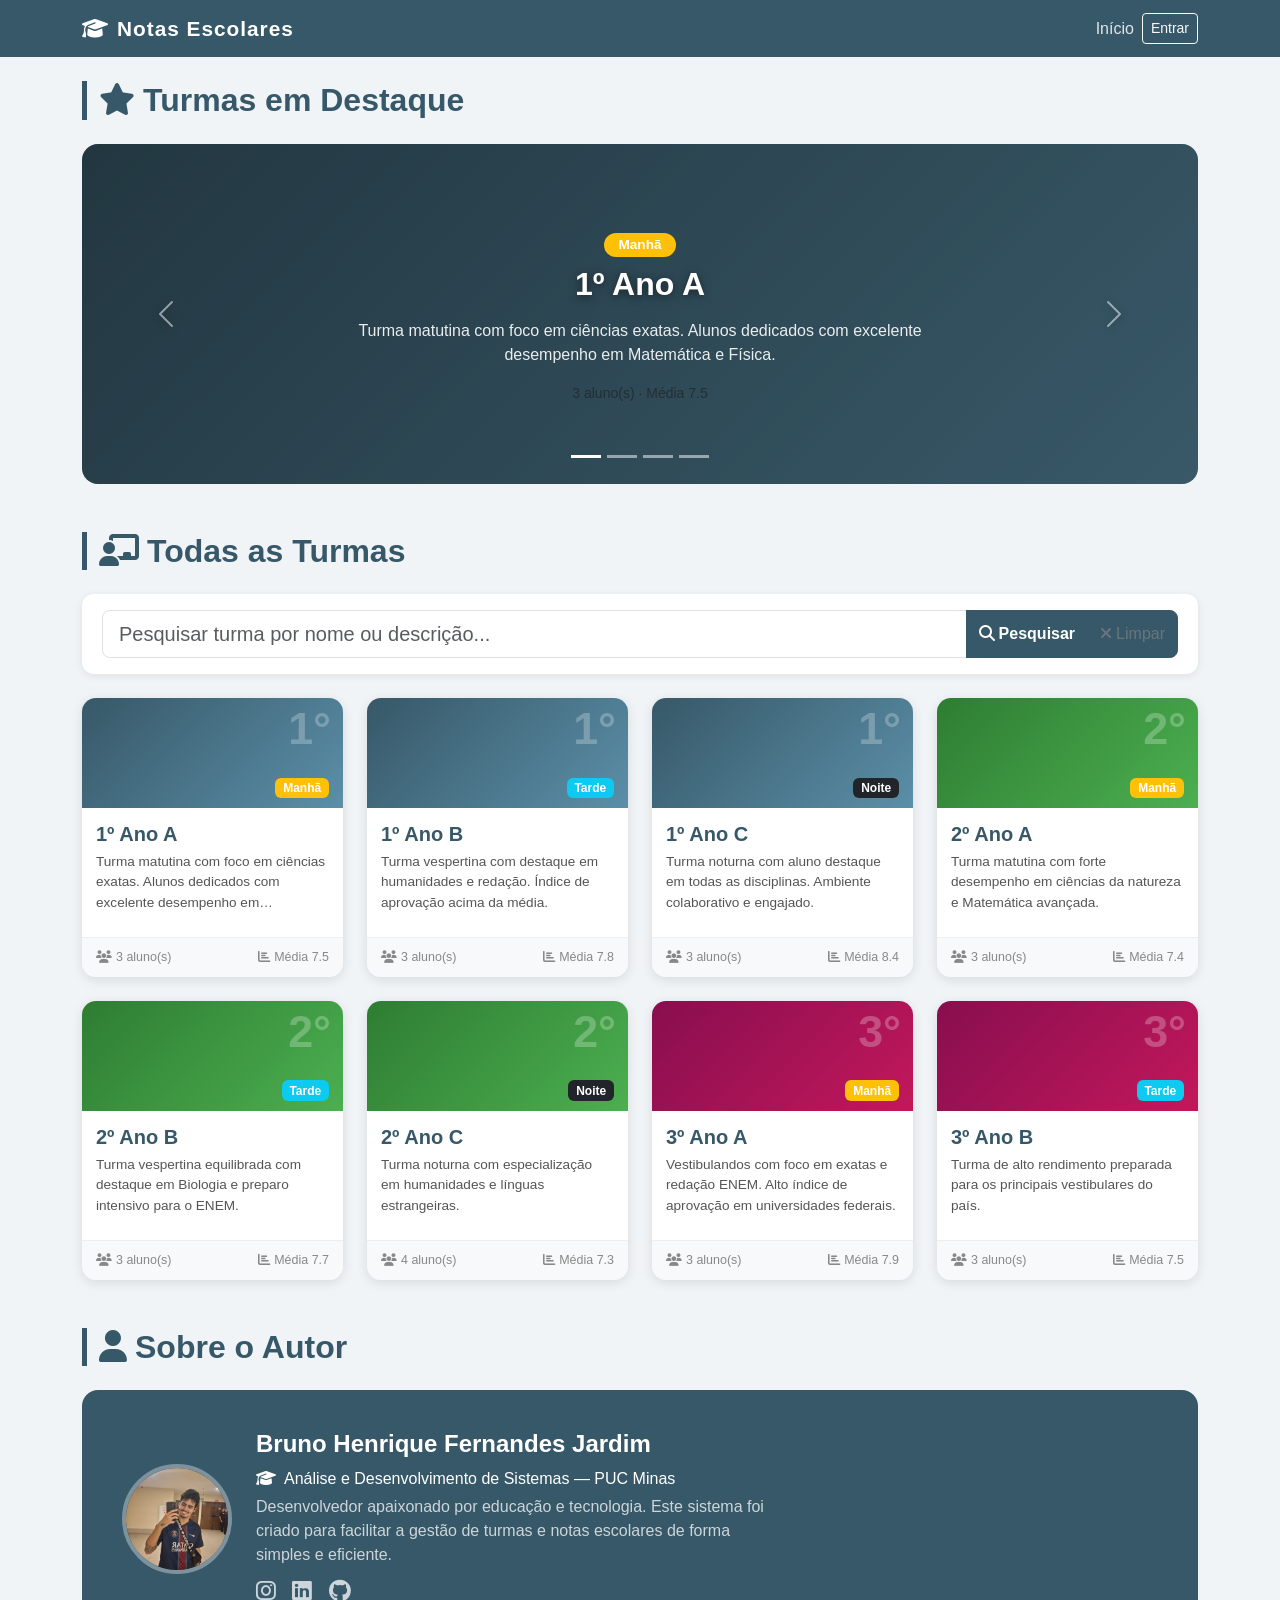
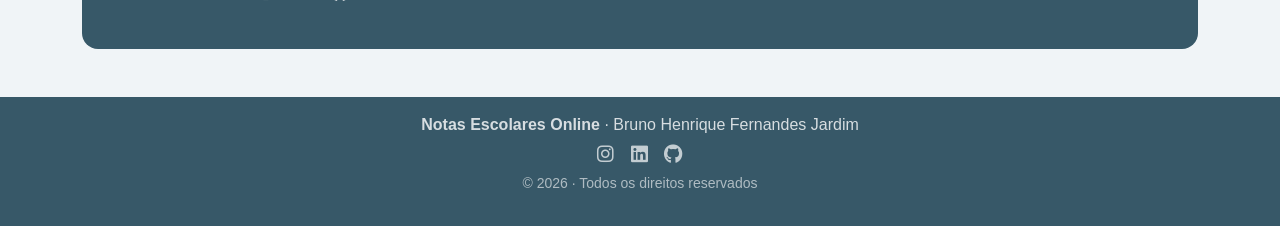
<file: public/index.html>
<!DOCTYPE html>
<html lang="pt-BR">
<head>
  <meta charset="UTF-8">
  <meta name="viewport" content="width=device-width, initial-scale=1.0">
  <title>Notas Escolares Online</title>
  <link rel="stylesheet" href="https://cdn.jsdelivr.net/npm/bootstrap@5.3.3/dist/css/bootstrap.min.css">
  <link rel="stylesheet" href="https://cdnjs.cloudflare.com/ajax/libs/font-awesome/6.5.0/css/all.min.css">
  <link rel="stylesheet" href="assets/css/style.css">
</head>
<body>

<!-- Navbar -->
<nav class="navbar navbar-expand-lg navbar-dark sticky-top">
  <div class="container">
    <a class="navbar-brand" href="index.html">
      <i class="fa-solid fa-graduation-cap me-2"></i>Notas Escolares
    </a>
    <button class="navbar-toggler" type="button" data-bs-toggle="collapse" data-bs-target="#navbarContent">
      <span class="navbar-toggler-icon"></span>
    </button>
    <div class="collapse navbar-collapse justify-content-end" id="navbarContent">
      <div class="d-flex align-items-center gap-2 flex-wrap" id="navbar-links"></div>
    </div>
  </div>
</nav>

<!-- Carousel -->
<section class="container mt-4 mb-5">
  <h2 class="section-title"><i class="fa-solid fa-star me-2"></i>Turmas em Destaque</h2>
  <div id="carouselTurmas" class="carousel slide" data-bs-ride="carousel" data-bs-interval="4000">
    <div class="carousel-indicators" id="carousel-indicators"></div>
    <div class="carousel-inner rounded-3" id="carousel-inner"></div>
    <button class="carousel-control-prev" type="button" data-bs-target="#carouselTurmas" data-bs-slide="prev">
      <span class="carousel-control-prev-icon"></span>
    </button>
    <button class="carousel-control-next" type="button" data-bs-target="#carouselTurmas" data-bs-slide="next">
      <span class="carousel-control-next-icon"></span>
    </button>
  </div>
</section>

<!-- Cards + pesquisa -->
<section class="container mb-5">
  <h2 class="section-title"><i class="fa-solid fa-chalkboard-user me-2"></i>Todas as Turmas</h2>

  <!-- Barra de pesquisa -->
  <div class="search-bar mb-4">
    <div class="input-group">
      <input type="text" id="campoPesquisa" class="form-control form-control-lg" placeholder="Pesquisar turma por nome ou descrição...">
      <button class="btn btn-primary-ne" onclick="pesquisar()"><i class="fa-solid fa-magnifying-glass me-1"></i>Pesquisar</button>
      <button class="btn btn-outline-secondary" onclick="limparPesquisa()"><i class="fa-solid fa-xmark me-1"></i>Limpar</button>
    </div>
  </div>

  <div class="row g-4" id="cards-container"></div>
  <p id="msg-vazio" class="text-center text-muted mt-4" style="display:none">Nenhuma turma encontrada.</p>
</section>

<!-- Sobre o autor -->
<section class="container mb-5">
  <h2 class="section-title"><i class="fa-solid fa-user me-2"></i>Sobre o Autor</h2>
  <div class="autor-section">
    <div class="row align-items-center g-4">
      <div class="col-auto">
        <img src="imagens/foto_autor.jpg" alt="Foto do autor" class="autor-avatar">
      </div>
      <div class="col">
        <h4>Bruno Henrique Fernandes Jardim</h4>
        <p class="mb-1"><i class="fa-solid fa-graduation-cap me-2"></i>Análise e Desenvolvimento de Sistemas — PUC Minas</p>
        <p class="mb-2 opacity-75" style="max-width:520px">Desenvolvedor apaixonado por educação e tecnologia. Este sistema foi criado para facilitar a gestão de turmas e notas escolares de forma simples e eficiente.</p>
        <div class="social mt-2">
          <a href="#" title="Instagram"><i class="fab fa-instagram"></i></a>
          <a href="#" title="LinkedIn"><i class="fab fa-linkedin"></i></a>
          <a href="#" title="GitHub"><i class="fab fa-github"></i></a>
        </div>
      </div>
    </div>
  </div>
</section>

<footer class="text-center">
  <div class="container">
    <p class="mb-1"><strong>Notas Escolares Online</strong> · Bruno Henrique Fernandes Jardim</p>
    <div>
      <a href="#"><i class="fab fa-instagram"></i></a>
      <a href="#"><i class="fab fa-linkedin"></i></a>
      <a href="#"><i class="fab fa-github"></i></a>
    </div>
    <p class="mt-1 small opacity-75">&copy; 2026 · Todos os direitos reservados</p>
  </div>
</footer>

<script src="https://cdn.jsdelivr.net/npm/bootstrap@5.3.3/dist/js/bootstrap.bundle.min.js"></script>
<script src="assets/js/dados.js"></script>
<script src="assets/js/app.js"></script>
<script src="assets/js/index.js"></script>
</body>
</html>
</file>
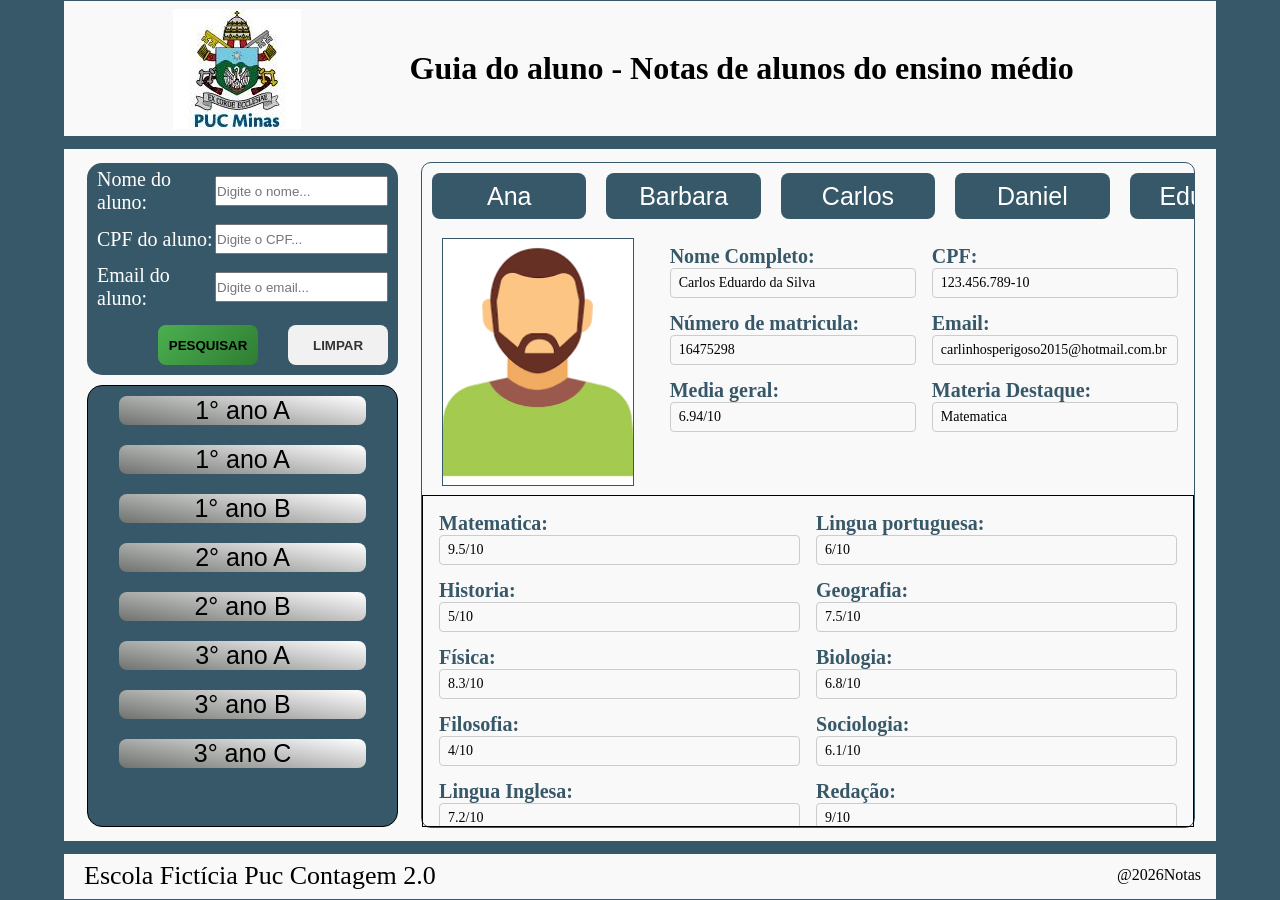
<file: notas_escolas/public/index.html>
<!DOCTYPE html>
<html lang="en">
<head>
    <meta charset="UTF-8">
    <meta name="viewport" content="width=device-width, initial-scale=1.0">
    <title>Document</title>
    <link rel="stylesheet" href="style.css">
</head>
<body>
    <header>
        <div class="img_cabecalho">
            <img src="[data-uri]" alt="Escudo da Puc Minas">
        </div>
        <div class="titulo_cabecalho">
            <h1>Guia do aluno - Notas de alunos do ensino médio</h1>
        </div>
    </header>
    <main>
        <nav>
            <div id="form_pesquisa">
                <form action="#" method="get">
                    
                    <div class="caixinhas_input">
                    <label for="nome_aluno">Nome do aluno:</label>
                    <input type="search" id="nome_aluno" name="nome_aluno" placeholder="Digite o nome...">
                    </div>

                    <div class="caixinhas_input">
                    <label for="cpf">CPF do aluno:</label>
                    <input type="search" id="cpf" name="cpf_aluno" placeholder="Digite o CPF...">
                    </div>
                    
                    <div class="caixinhas_input">
                    <label for="cpf">Email do aluno:</label>
                    <input type="search" id="email" name="email_aluno" placeholder="Digite o email...">
                    </div>

                    <div class="botoes">
                        <button type="submit" id="botao_pesquisar">PESQUISAR</button>
                        <button type="reset" id="botao_limpar">LIMPAR</button>
                    </div>
                </form>
            </div>
            <div id="select_ano">
                <div class="botoes_turmas">
                    <button>1° ano A</button>
                </div>
                <div class="botoes_turmas">
                    <button>1° ano A</button>
                </div>
                <div class="botoes_turmas">
                    <button>1° ano B</button>
                </div>
                <div class="botoes_turmas">
                    <button>2° ano A</button>
                </div>
                <div class="botoes_turmas">
                    <button>2° ano B</button>
                </div>
                <div class="botoes_turmas">
                    <button>3° ano A</button>
                </div>
                <div class="botoes_turmas">
                    <button>3° ano B</button>
                </div>
                <div class="botoes_turmas">
                    <button>3° ano C</button>
                </div>
            </div>
        </nav>
        <section>
            <div id="nomes_alunos">
                <button>Ana</button>
                <button>Barbara</button>
                <button>Carlos</button>
                <button>Daniel</button>
                <button>Eduarda</button>
                <button>Fabricio</button>
                <button>Gloria</button>
                <button>Henrick</button>
                <button>Iara</button>
                <button>Julia</button>
            </div>
            <div id="informacoes_alunos">
                <div class="espaco_foto">
                    <img src="foto_de_homem_generica.png" alt="">
                </div>
                <div class="espaco_informacoes">
                    <div class="linha_informacao">
                        <div class="conteiner_informacao">
                            <label>Nome Completo:</label>
                            <span class="informacao">Carlos Eduardo da Silva</span>
                        </div>
                        <div class="conteiner_informacao">
                            <label>CPF:</label>
                            <span class="informacao">123.456.789-10</span>
                        </div>
                    </div>
                    <div class="linha_informacao">
                        <div class="conteiner_informacao">
                            <label>Número de matricula:</label>
                            <span class="informacao">16475298</span>
                        </div>
                        <div class="conteiner_informacao">
                            <label>Email:</label>
                            <span class="informacao">carlinhosperigoso2015@hotmail.com.br</span>
                        </div>
                    </div>
                    <div class="linha_informacao">
                        <div class="conteiner_informacao">
                            <label>Media geral:</label>
                            <span class="informacao">6.94/10</span>
                        </div>
                        <div class="conteiner_informacao">
                            <label>Materia Destaque:</label>
                            <span class="informacao">Matematica</span>
                        </div>
                    </div>
                </div>
            </div>
            <div id="notas_alunos">
                <div class="linha_informacao">
                    <div class="conteiner_informacao">
                            <label>Matematica:</label>
                            <span class="informacao">9.5/10</span>
                        </div>
                        <div class="conteiner_informacao">
                            <label>Lingua portuguesa:</label>
                            <span class="informacao">6/10</span>
                        </div>
                    </div>
                <div class="linha_informacao">
                        <div class="conteiner_informacao">
                            <label>Historia:</label>
                            <span class="informacao">5/10</span>
                        </div>
                        <div class="conteiner_informacao">
                            <label>Geografia:</label>
                            <span class="informacao">7.5/10</span>
                        </div>
                </div>
                <div class="linha_informacao">
                    <div class="conteiner_informacao">
                            <label>Física:</label>
                            <span class="informacao">8.3/10</span>
                        </div>
                        <div class="conteiner_informacao">
                            <label>Biologia:</label>
                            <span class="informacao">6.8/10</span>
                        </div>
                    </div>
                <div class="linha_informacao">
                        <div class="conteiner_informacao">
                            <label>Filosofia:</label>
                            <span class="informacao">4/10</span>
                        </div>
                        <div class="conteiner_informacao">
                            <label>Sociologia:</label>
                            <span class="informacao">6.1/10</span>
                        </div>
                </div>
                <div class="linha_informacao">
                        <div class="conteiner_informacao">
                            <label>Lingua Inglesa:</label>
                            <span class="informacao">7.2/10</span>
                        </div>
                        <div class="conteiner_informacao">
                            <label>Redação:</label>
                            <span class="informacao">9/10</span>
                        </div>
                </div>
            </div>
        </section>
    </main>
    <footer>
        <div class="texto_rodape">
            <p>Escola Fictícia Puc Contagem 2.0</p>
        </div>
        <div class="direito_rodape">
            <p id="copyright">@2026Notas</p>
        </div>
    </footer>
</body>
</html>
</file>
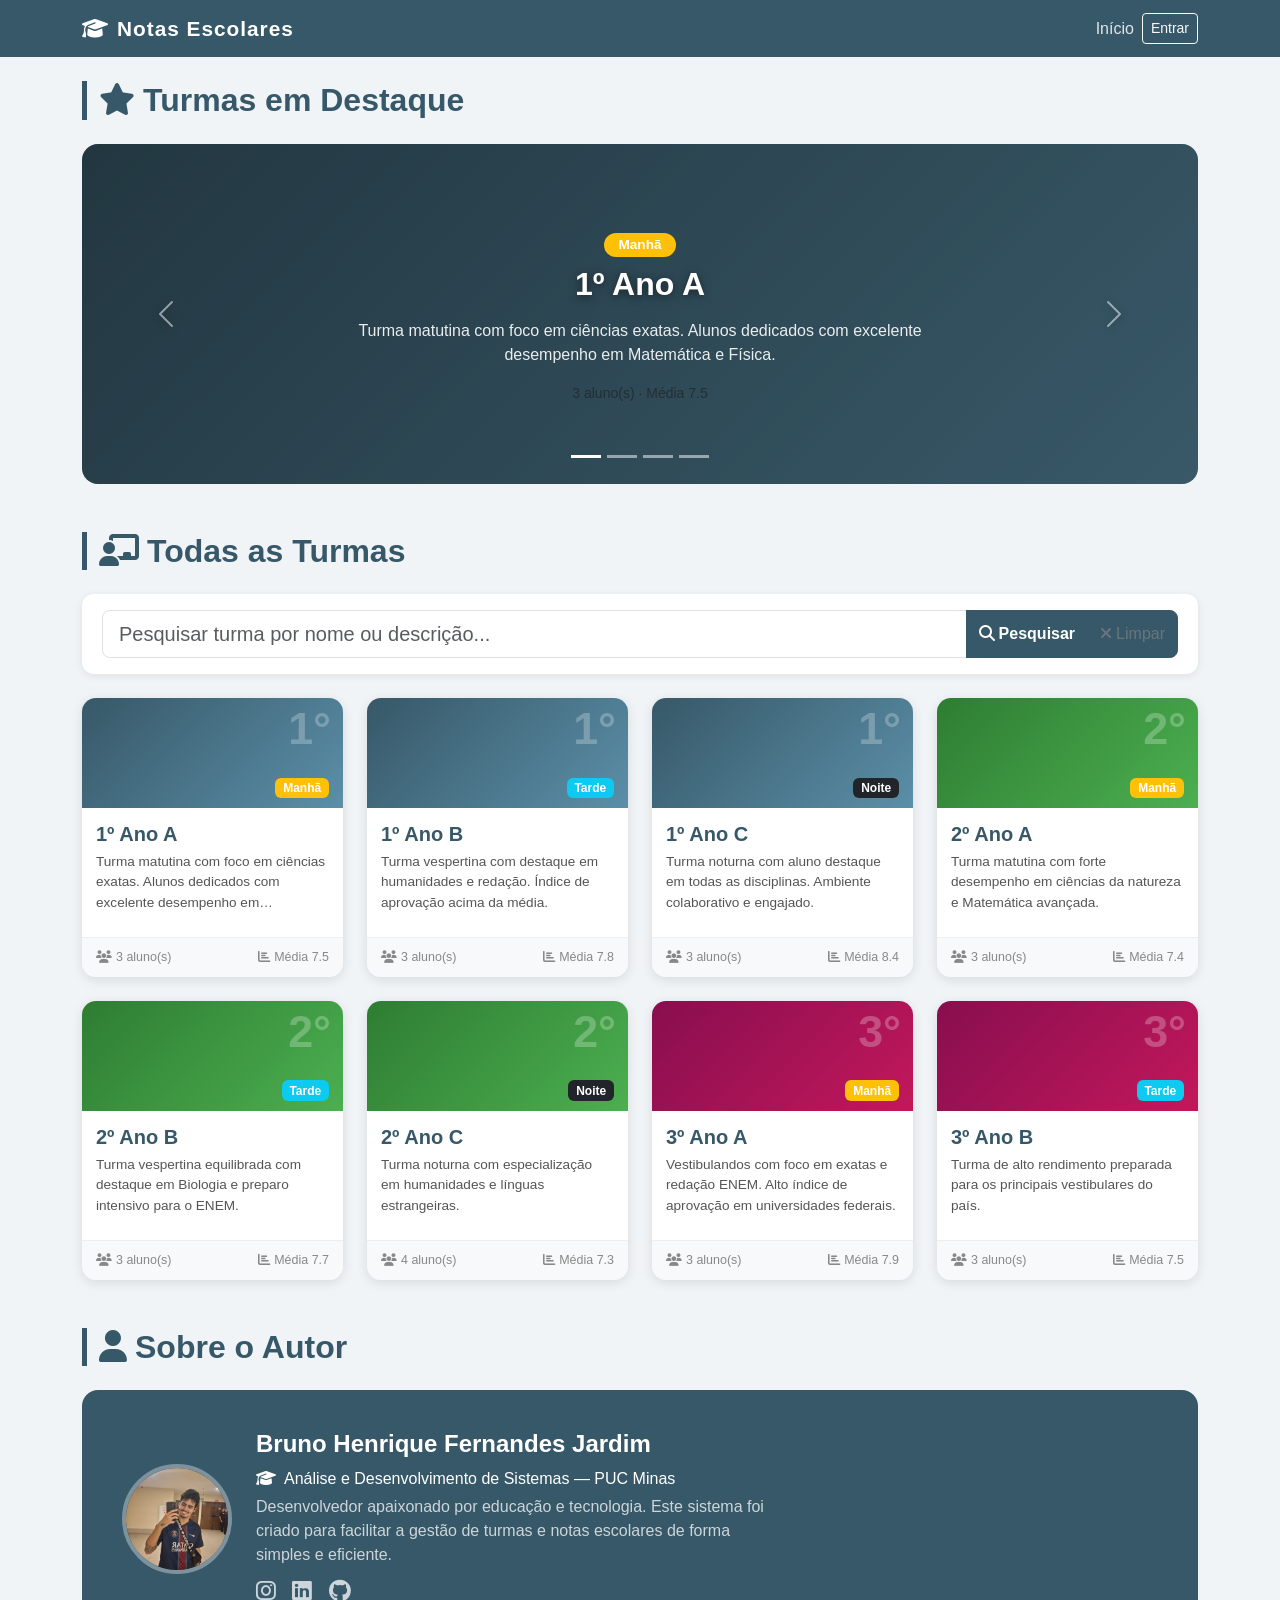
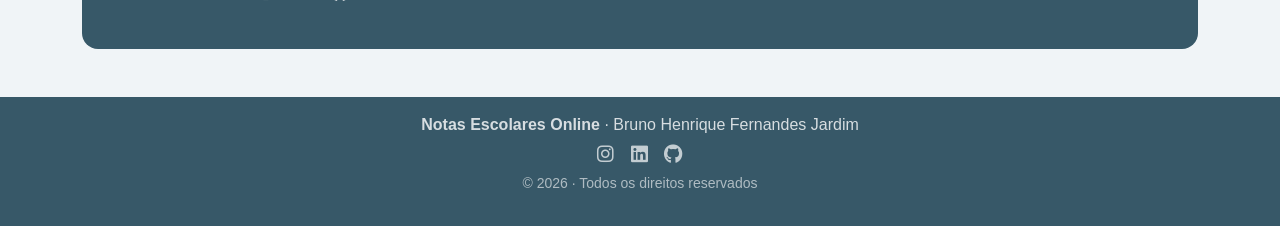
<file: public/cadastro_itens.html>
<!DOCTYPE html>
<html lang="pt-BR">
<head>
  <meta charset="UTF-8">
  <meta name="viewport" content="width=device-width, initial-scale=1.0">
  <title>Gerenciar Turmas — Notas Escolares</title>
  <link rel="stylesheet" href="https://cdn.jsdelivr.net/npm/bootstrap@5.3.3/dist/css/bootstrap.min.css">
  <link rel="stylesheet" href="https://cdnjs.cloudflare.com/ajax/libs/font-awesome/6.5.0/css/all.min.css">
  <link rel="stylesheet" href="assets/css/style.css">
</head>
<body>

<nav class="navbar navbar-expand-lg navbar-dark sticky-top">
  <div class="container">
    <a class="navbar-brand" href="index.html"><i class="fa-solid fa-graduation-cap me-2"></i>Notas Escolares</a>
    <button class="navbar-toggler" type="button" data-bs-toggle="collapse" data-bs-target="#navbarContent">
      <span class="navbar-toggler-icon"></span>
    </button>
    <div class="collapse navbar-collapse justify-content-end" id="navbarContent">
      <div class="d-flex align-items-center gap-2" id="navbar-links"></div>
    </div>
  </div>
</nav>

<div class="container py-4">
  <div class="page-header">
    <a href="index.html" class="btn btn-sm btn-outline-light me-2"><i class="fa-solid fa-arrow-left"></i></a>
    <h1><i class="fa-solid fa-chalkboard me-2"></i>Gerenciar Turmas</h1>
    <button class="btn btn-warning btn-sm ms-auto fw-bold" onclick="abrirModalNova()">
      <i class="fa-solid fa-plus me-1"></i>Nova Turma
    </button>
  </div>

  <div class="bg-white rounded-3 shadow-sm p-3">
    <table class="table table-turmas table-hover align-middle mb-0">
      <thead>
        <tr>
          <th>ID</th><th>Nome</th><th>Turno</th><th>Ano</th>
          <th class="text-center">Destaque</th><th>Alunos</th><th class="text-center">Ações</th>
        </tr>
      </thead>
      <tbody id="tbody-turmas"></tbody>
    </table>
  </div>
</div>

<!-- Modal turma -->
<div class="modal fade" id="modalTurma" tabindex="-1">
  <div class="modal-dialog modal-lg">
    <div class="modal-content">
      <div class="modal-header" style="background:var(--cor-principal);color:#fff">
        <h5 class="modal-title" id="modalTituloTurma">Nova Turma</h5>
        <button type="button" class="btn-close btn-close-white" data-bs-dismiss="modal"></button>
      </div>
      <div class="modal-body">
        <div class="row g-3">
          <div class="col-md-4">
            <label class="form-label fw-semibold">ID da Turma *</label>
            <input type="text" id="t-id" class="form-control" placeholder="Ex: 4A">
          </div>
          <div class="col-md-4">
            <label class="form-label fw-semibold">Nome *</label>
            <input type="text" id="t-nome" class="form-control" placeholder="Ex: 4º Ano A">
          </div>
          <div class="col-md-4">
            <label class="form-label fw-semibold">Seção</label>
            <input type="text" id="t-secao" class="form-control" placeholder="A">
          </div>
          <div class="col-md-4">
            <label class="form-label fw-semibold">Turno *</label>
            <select id="t-turno" class="form-select">
              <option value="Manhã">Manhã</option>
              <option value="Tarde">Tarde</option>
              <option value="Noite">Noite</option>
            </select>
          </div>
          <div class="col-md-4">
            <label class="form-label fw-semibold">Ano *</label>
            <select id="t-ano" class="form-select">
              <option value="1">1º Ano</option>
              <option value="2">2º Ano</option>
              <option value="3">3º Ano</option>
            </select>
          </div>
          <div class="col-md-4 d-flex align-items-end">
            <div class="form-check">
              <input type="checkbox" id="t-destaque" class="form-check-input">
              <label for="t-destaque" class="form-check-label fw-semibold">Exibir no destaque</label>
            </div>
          </div>
          <div class="col-12">
            <label class="form-label fw-semibold">Descrição *</label>
            <textarea id="t-descricao" class="form-control" rows="3" placeholder="Descreva a turma..."></textarea>
          </div>
        </div>
      </div>
      <div class="modal-footer">
        <button class="btn btn-secondary" data-bs-dismiss="modal">Cancelar</button>
        <button class="btn btn-primary-ne" onclick="salvarTurma()">
          <i class="fa-solid fa-floppy-disk me-1"></i>Salvar
        </button>
      </div>
    </div>
  </div>
</div>

<script src="https://cdn.jsdelivr.net/npm/bootstrap@5.3.3/dist/js/bootstrap.bundle.min.js"></script>
<script src="assets/js/dados.js"></script>
<script src="assets/js/app.js"></script>
<script src="assets/js/cadastro_itens.js"></script>
</body>
</html>
</file>
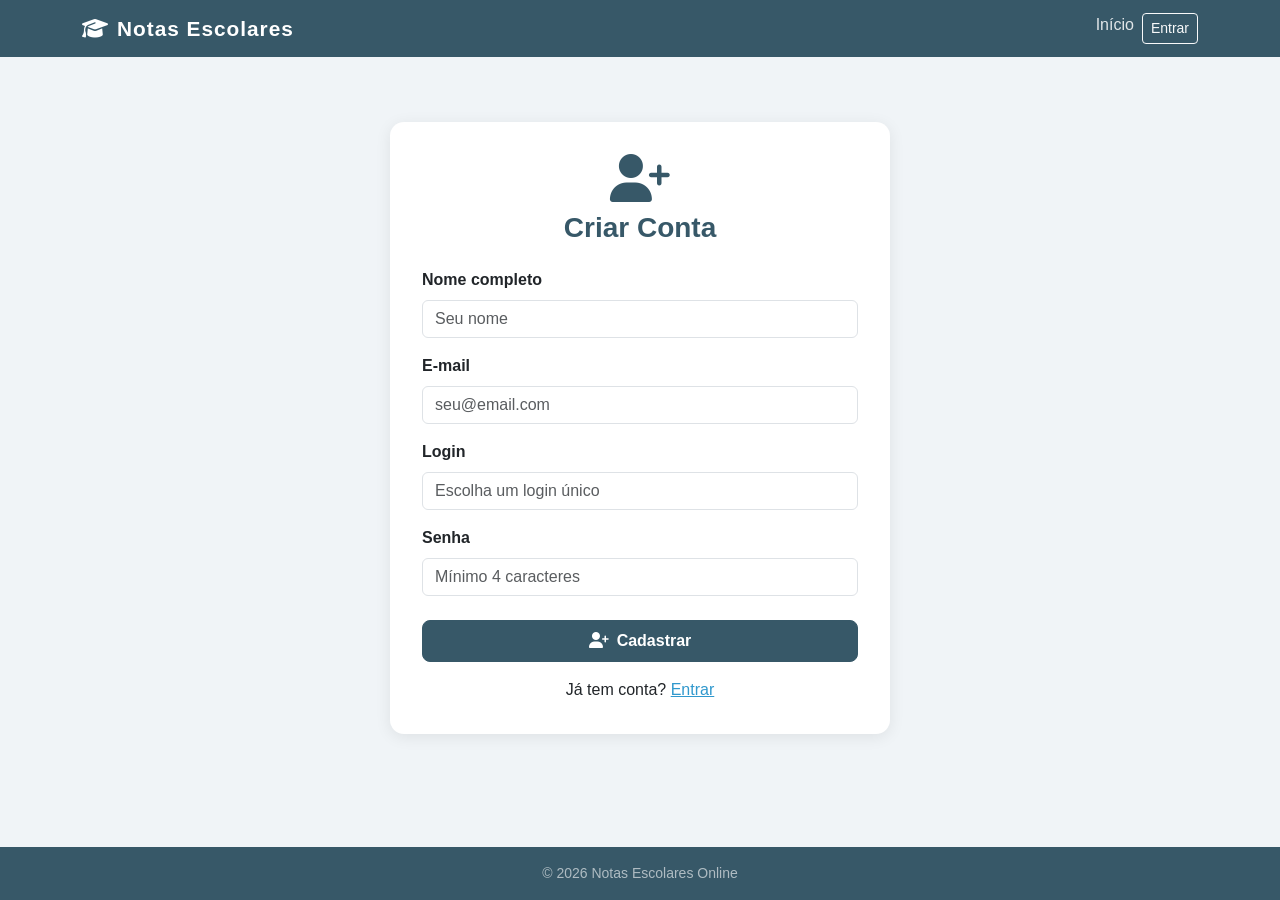
<file: public/cadastro_usuario.html>
<!DOCTYPE html>
<html lang="pt-BR">
<head>
  <meta charset="UTF-8">
  <meta name="viewport" content="width=device-width, initial-scale=1.0">
  <title>Cadastro de Usuário — Notas Escolares</title>
  <link rel="stylesheet" href="https://cdn.jsdelivr.net/npm/bootstrap@5.3.3/dist/css/bootstrap.min.css">
  <link rel="stylesheet" href="https://cdnjs.cloudflare.com/ajax/libs/font-awesome/6.5.0/css/all.min.css">
  <link rel="stylesheet" href="assets/css/style.css">
</head>
<body class="d-flex flex-column min-vh-100">

<nav class="navbar navbar-dark">
  <div class="container">
    <a class="navbar-brand" href="index.html"><i class="fa-solid fa-graduation-cap me-2"></i>Notas Escolares</a>
    <div class="d-flex gap-2" id="navbar-links"></div>
  </div>
</nav>

<main class="container flex-grow-1 d-flex align-items-center justify-content-center py-5">
  <div class="form-card w-100">
    <div class="text-center mb-4">
      <i class="fa-solid fa-user-plus fa-3x" style="color:var(--cor-principal)"></i>
      <h3 class="mt-2">Criar Conta</h3>
    </div>

    <div id="msg-feedback" class="d-none"></div>

    <div class="mb-3">
      <label class="form-label fw-semibold">Nome completo</label>
      <input type="text" id="nome" class="form-control" placeholder="Seu nome">
    </div>
    <div class="mb-3">
      <label class="form-label fw-semibold">E-mail</label>
      <input type="email" id="email" class="form-control" placeholder="seu@email.com">
    </div>
    <div class="mb-3">
      <label class="form-label fw-semibold">Login</label>
      <input type="text" id="login" class="form-control" placeholder="Escolha um login único">
    </div>
    <div class="mb-4">
      <label class="form-label fw-semibold">Senha</label>
      <input type="password" id="senha" class="form-control" placeholder="Mínimo 4 caracteres">
    </div>
    <button class="btn btn-primary-ne w-100 py-2" onclick="cadastrar()">
      <i class="fa-solid fa-user-plus me-2"></i>Cadastrar
    </button>

    <p class="text-center mt-3 mb-0">
      Já tem conta? <a href="login.html" style="color:var(--cor-hover)">Entrar</a>
    </p>
  </div>
</main>

<footer class="text-center py-3">
  <p class="mb-0 small opacity-75">&copy; 2026 Notas Escolares Online</p>
</footer>

<script src="https://cdn.jsdelivr.net/npm/bootstrap@5.3.3/dist/js/bootstrap.bundle.min.js"></script>
<script src="assets/js/dados.js"></script>
<script src="assets/js/app.js"></script>
<script src="assets/js/cadastro_usuario.js"></script>
</body>
</html>
</file>
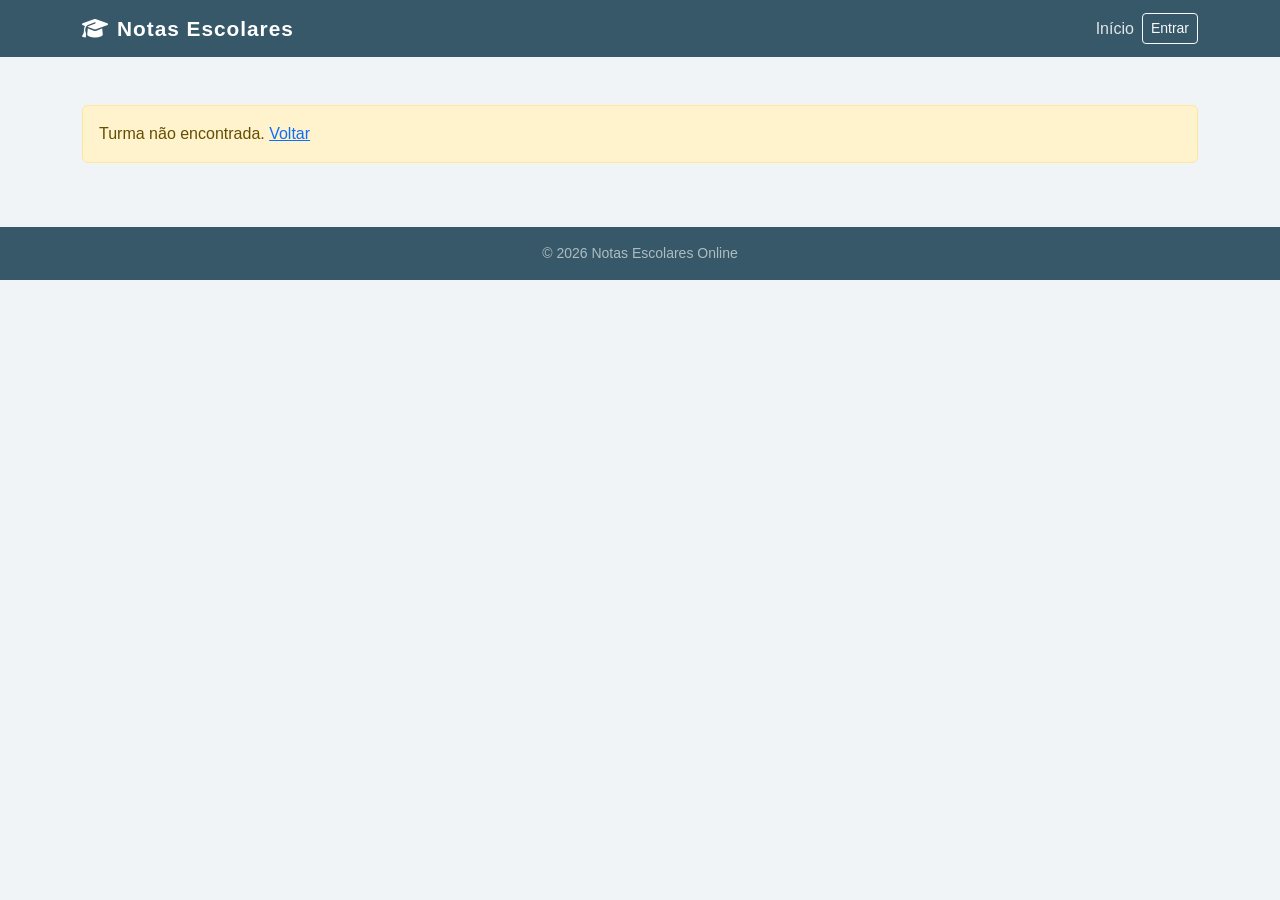
<file: public/detalhes.html>
<!DOCTYPE html>
<html lang="pt-BR">
<head>
  <meta charset="UTF-8">
  <meta name="viewport" content="width=device-width, initial-scale=1.0">
  <title>Detalhes da Turma — Notas Escolares</title>
  <link rel="stylesheet" href="https://cdn.jsdelivr.net/npm/bootstrap@5.3.3/dist/css/bootstrap.min.css">
  <link rel="stylesheet" href="https://cdnjs.cloudflare.com/ajax/libs/font-awesome/6.5.0/css/all.min.css">
  <link rel="stylesheet" href="assets/css/style.css">
</head>
<body>

<nav class="navbar navbar-expand-lg navbar-dark sticky-top">
  <div class="container">
    <a class="navbar-brand" href="index.html"><i class="fa-solid fa-graduation-cap me-2"></i>Notas Escolares</a>
    <button class="navbar-toggler" type="button" data-bs-toggle="collapse" data-bs-target="#navbarContent">
      <span class="navbar-toggler-icon"></span>
    </button>
    <div class="collapse navbar-collapse justify-content-end" id="navbarContent">
      <div class="d-flex align-items-center gap-2" id="navbar-links"></div>
    </div>
  </div>
</nav>

<div class="container py-4" id="pagina-detalhes">
  <!-- conteúdo injetado por detalhes.js -->
</div>

<!-- Modal aluno -->
<div class="modal fade" id="modalAluno" tabindex="-1">
  <div class="modal-dialog modal-lg">
    <div class="modal-content">
      <div class="modal-header" style="background:var(--cor-principal);color:#fff">
        <h5 class="modal-title" id="modalAlunoTitulo">Aluno</h5>
        <button type="button" class="btn-close btn-close-white" data-bs-dismiss="modal"></button>
      </div>
      <div class="modal-body" id="modalAlunoBody"></div>
      <div class="modal-footer" id="modalAlunoFooter"></div>
    </div>
  </div>
</div>

<!-- Modal editar/adicionar aluno (admin) -->
<div class="modal fade" id="modalFormAluno" tabindex="-1">
  <div class="modal-dialog modal-lg">
    <div class="modal-content">
      <div class="modal-header" style="background:var(--cor-principal);color:#fff">
        <h5 class="modal-title" id="formAlunoTitulo">Aluno</h5>
        <button type="button" class="btn-close btn-close-white" data-bs-dismiss="modal"></button>
      </div>
      <div class="modal-body">
        <div class="row g-3">
          <div class="col-md-6">
            <label class="form-label fw-semibold">Nome (abreviado)</label>
            <input type="text" id="a-nome" class="form-control" placeholder="Ex: Carlos">
          </div>
          <div class="col-md-6">
            <label class="form-label fw-semibold">Nome Completo *</label>
            <input type="text" id="a-nomeCompleto" class="form-control" placeholder="Carlos Eduardo da Silva">
          </div>
          <div class="col-md-6">
            <label class="form-label fw-semibold">CPF</label>
            <input type="text" id="a-cpf" class="form-control" placeholder="000.000.000-00">
          </div>
          <div class="col-md-6">
            <label class="form-label fw-semibold">Matrícula</label>
            <input type="text" id="a-matricula" class="form-control" placeholder="12345678">
          </div>
          <div class="col-md-6">
            <label class="form-label fw-semibold">E-mail</label>
            <input type="text" id="a-email" class="form-control" placeholder="aluno@email.com">
          </div>
          <div class="col-md-3">
            <label class="form-label fw-semibold">Gênero</label>
            <select id="a-genero" class="form-select">
              <option value="Masculino">Masculino</option>
              <option value="Feminino">Feminino</option>
            </select>
          </div>
          <div class="col-md-3">
            <label class="form-label fw-semibold">Matéria Destaque</label>
            <input type="text" id="a-destaque" class="form-control" placeholder="Matemática">
          </div>
        </div>
        <hr class="my-3">
        <h6 class="fw-bold" style="color:var(--cor-principal)">Notas</h6>
        <div class="notas-grid">
          <div><label class="form-label">Matemática</label><input type="number" id="a-matematica" class="form-control" min="0" max="10" step="0.1" oninput="recalcMedia()"></div>
          <div><label class="form-label">Língua Portuguesa</label><input type="number" id="a-portugues" class="form-control" min="0" max="10" step="0.1" oninput="recalcMedia()"></div>
          <div><label class="form-label">História</label><input type="number" id="a-historia" class="form-control" min="0" max="10" step="0.1" oninput="recalcMedia()"></div>
          <div><label class="form-label">Geografia</label><input type="number" id="a-geografia" class="form-control" min="0" max="10" step="0.1" oninput="recalcMedia()"></div>
          <div><label class="form-label">Física</label><input type="number" id="a-fisica" class="form-control" min="0" max="10" step="0.1" oninput="recalcMedia()"></div>
          <div><label class="form-label">Biologia</label><input type="number" id="a-biologia" class="form-control" min="0" max="10" step="0.1" oninput="recalcMedia()"></div>
          <div><label class="form-label">Filosofia</label><input type="number" id="a-filosofia" class="form-control" min="0" max="10" step="0.1" oninput="recalcMedia()"></div>
          <div><label class="form-label">Sociologia</label><input type="number" id="a-sociologia" class="form-control" min="0" max="10" step="0.1" oninput="recalcMedia()"></div>
          <div><label class="form-label">Inglês</label><input type="number" id="a-ingles" class="form-control" min="0" max="10" step="0.1" oninput="recalcMedia()"></div>
          <div><label class="form-label">Redação</label><input type="number" id="a-redacao" class="form-control" min="0" max="10" step="0.1" oninput="recalcMedia()"></div>
        </div>
        <div class="mt-3">
          <label class="form-label fw-bold">Média Geral (calculada)</label>
          <input type="text" id="a-media" class="form-control fw-bold" style="color:var(--cor-principal)" readonly>
        </div>
      </div>
      <div class="modal-footer">
        <button class="btn btn-secondary" data-bs-dismiss="modal">Cancelar</button>
        <button class="btn btn-primary-ne" onclick="salvarAluno()">
          <i class="fa-solid fa-floppy-disk me-1"></i>Salvar
        </button>
      </div>
    </div>
  </div>
</div>

<footer class="text-center py-3 mt-4">
  <p class="mb-0 small opacity-75">&copy; 2026 Notas Escolares Online</p>
</footer>

<script src="https://cdn.jsdelivr.net/npm/bootstrap@5.3.3/dist/js/bootstrap.bundle.min.js"></script>
<script src="assets/js/dados.js"></script>
<script src="assets/js/app.js"></script>
<script src="assets/js/detalhes.js"></script>
</body>
</html>
</file>
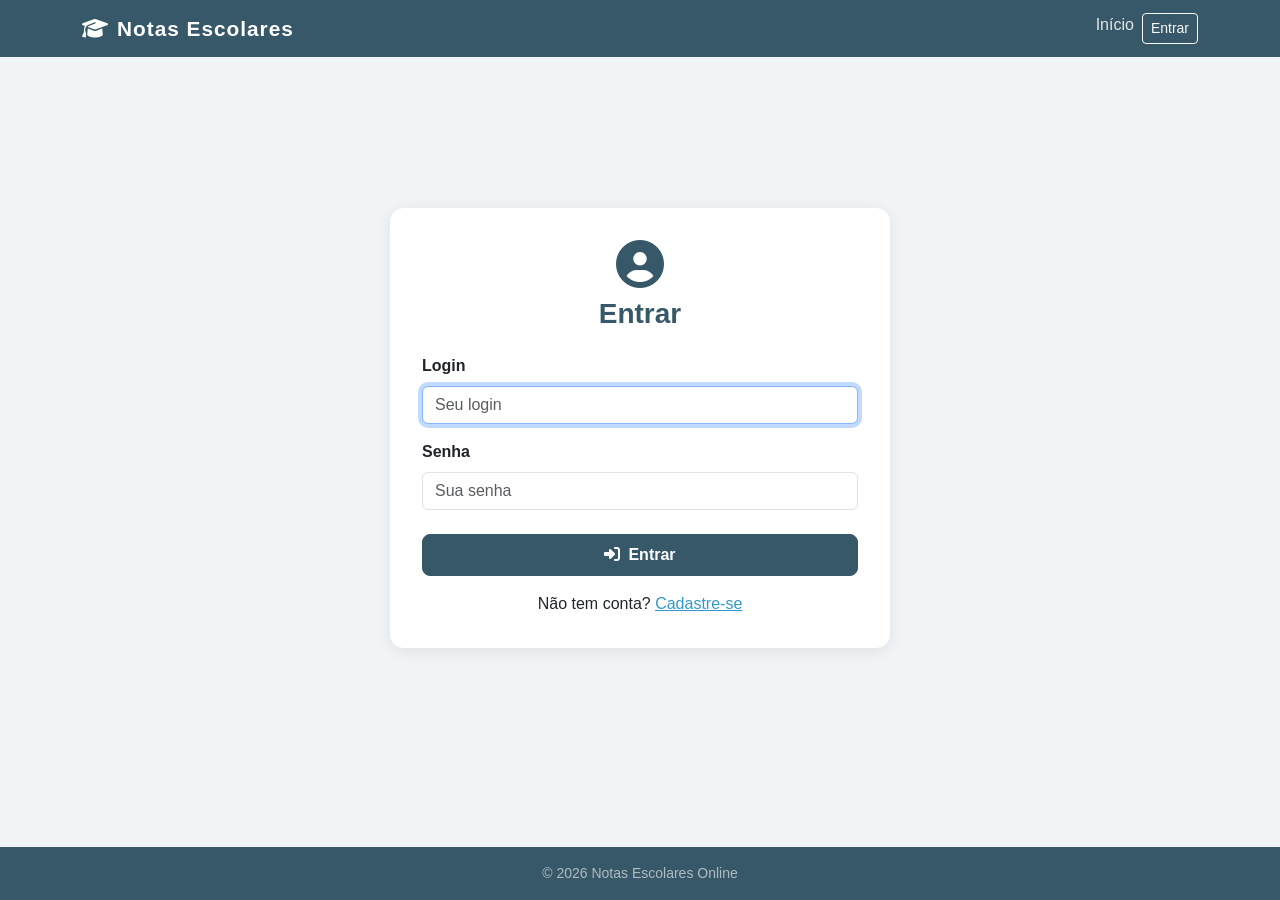
<file: public/favoritos.html>
<!DOCTYPE html>
<html lang="pt-BR">
<head>
  <meta charset="UTF-8">
  <meta name="viewport" content="width=device-width, initial-scale=1.0">
  <title>Meus Favoritos — Notas Escolares</title>
  <link rel="stylesheet" href="https://cdn.jsdelivr.net/npm/bootstrap@5.3.3/dist/css/bootstrap.min.css">
  <link rel="stylesheet" href="https://cdnjs.cloudflare.com/ajax/libs/font-awesome/6.5.0/css/all.min.css">
  <link rel="stylesheet" href="assets/css/style.css">
</head>
<body>

<nav class="navbar navbar-expand-lg navbar-dark sticky-top">
  <div class="container">
    <a class="navbar-brand" href="index.html"><i class="fa-solid fa-graduation-cap me-2"></i>Notas Escolares</a>
    <button class="navbar-toggler" type="button" data-bs-toggle="collapse" data-bs-target="#navbarContent">
      <span class="navbar-toggler-icon"></span>
    </button>
    <div class="collapse navbar-collapse justify-content-end" id="navbarContent">
      <div class="d-flex align-items-center gap-2" id="navbar-links"></div>
    </div>
  </div>
</nav>

<div class="container py-4">
  <div class="page-header">
    <a href="index.html" class="btn btn-sm btn-outline-light me-2"><i class="fa-solid fa-arrow-left"></i></a>
    <h1><i class="fa-solid fa-heart me-2 text-danger"></i>Meus Favoritos</h1>
  </div>

  <div id="favoritos-container" class="row g-4"></div>
  <div id="msg-vazio" class="fav-empty d-none">
    <i class="fa-regular fa-heart"></i>
    <p class="fs-5">Você ainda não possui turmas favoritas cadastradas.</p>
    <a href="index.html" class="btn btn-primary-ne mt-2">Explorar Turmas</a>
  </div>
</div>

<footer class="text-center py-3 mt-4">
  <p class="mb-0 small opacity-75">&copy; 2026 Notas Escolares Online</p>
</footer>

<script src="https://cdn.jsdelivr.net/npm/bootstrap@5.3.3/dist/js/bootstrap.bundle.min.js"></script>
<script src="assets/js/dados.js"></script>
<script src="assets/js/app.js"></script>
<script src="assets/js/favoritos.js"></script>
</body>
</html>
</file>
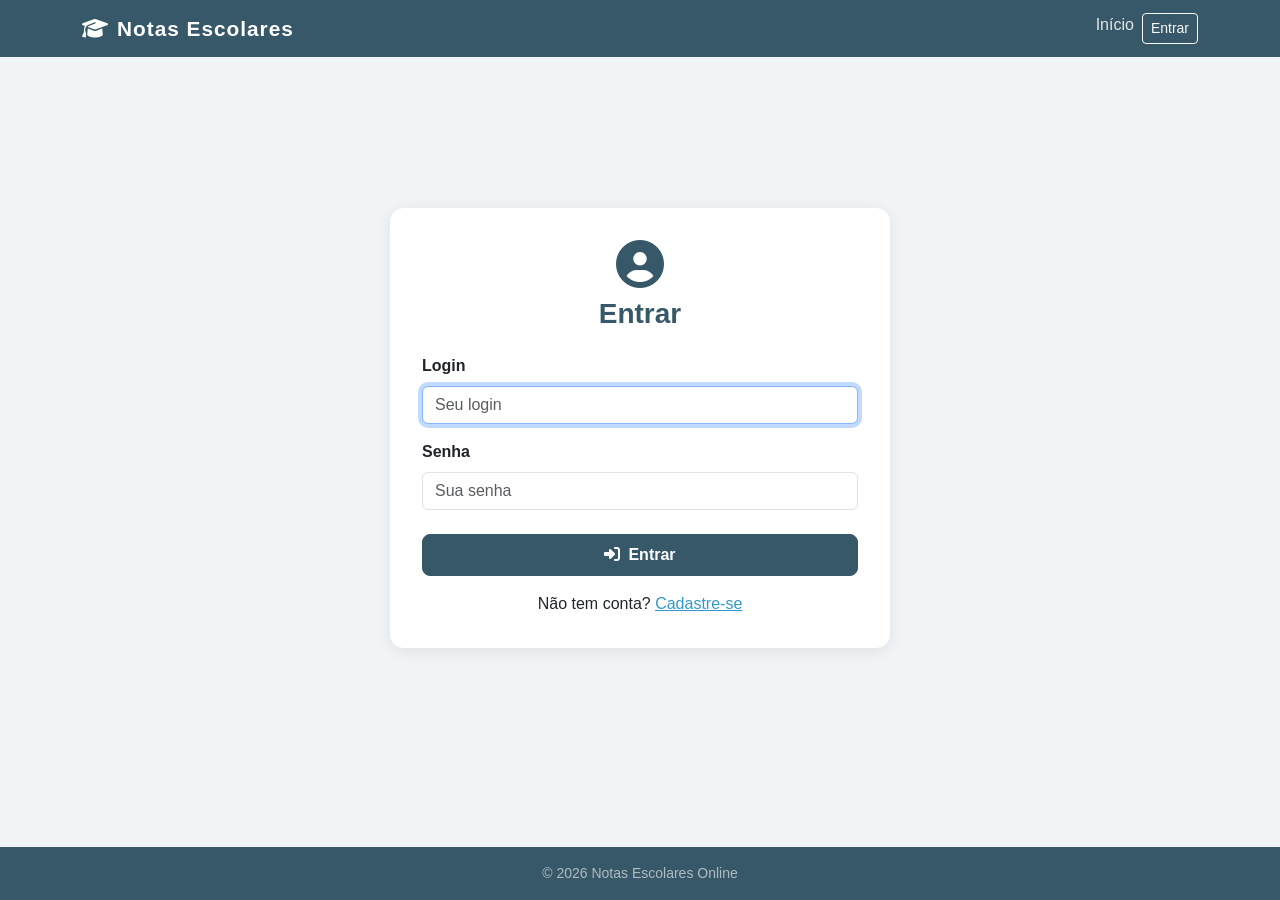
<file: public/login.html>
<!DOCTYPE html>
<html lang="pt-BR">
<head>
  <meta charset="UTF-8">
  <meta name="viewport" content="width=device-width, initial-scale=1.0">
  <title>Login — Notas Escolares</title>
  <link rel="stylesheet" href="https://cdn.jsdelivr.net/npm/bootstrap@5.3.3/dist/css/bootstrap.min.css">
  <link rel="stylesheet" href="https://cdnjs.cloudflare.com/ajax/libs/font-awesome/6.5.0/css/all.min.css">
  <link rel="stylesheet" href="assets/css/style.css">
</head>
<body class="d-flex flex-column min-vh-100">

<nav class="navbar navbar-dark">
  <div class="container">
    <a class="navbar-brand" href="index.html"><i class="fa-solid fa-graduation-cap me-2"></i>Notas Escolares</a>
    <div class="d-flex gap-2" id="navbar-links"></div>
  </div>
</nav>

<main class="container flex-grow-1 d-flex align-items-center justify-content-center py-5">
  <div class="form-card w-100">
    <div class="text-center mb-4">
      <i class="fa-solid fa-user-circle fa-3x" style="color:var(--cor-principal)"></i>
      <h3 class="mt-2">Entrar</h3>
    </div>

    <div id="msg-erro" class="alert alert-danger d-none"></div>

    <div class="mb-3">
      <label class="form-label fw-semibold">Login</label>
      <input type="text" id="login" class="form-control" placeholder="Seu login" autofocus>
    </div>
    <div class="mb-4">
      <label class="form-label fw-semibold">Senha</label>
      <input type="password" id="senha" class="form-control" placeholder="Sua senha" onkeydown="if(event.key==='Enter') entrar()">
    </div>
    <button class="btn btn-primary-ne w-100 py-2" onclick="entrar()">
      <i class="fa-solid fa-right-to-bracket me-2"></i>Entrar
    </button>

    <p class="text-center mt-3 mb-0">
      Não tem conta? <a href="cadastro_usuario.html" style="color:var(--cor-hover)">Cadastre-se</a>
    </p>
  </div>
</main>

<footer class="text-center py-3">
  <p class="mb-0 small opacity-75">&copy; 2026 Notas Escolares Online</p>
</footer>

<script src="https://cdn.jsdelivr.net/npm/bootstrap@5.3.3/dist/js/bootstrap.bundle.min.js"></script>
<script src="assets/js/dados.js"></script>
<script src="assets/js/app.js"></script>
<script src="assets/js/login.js"></script>
</body>
</html>
</file>
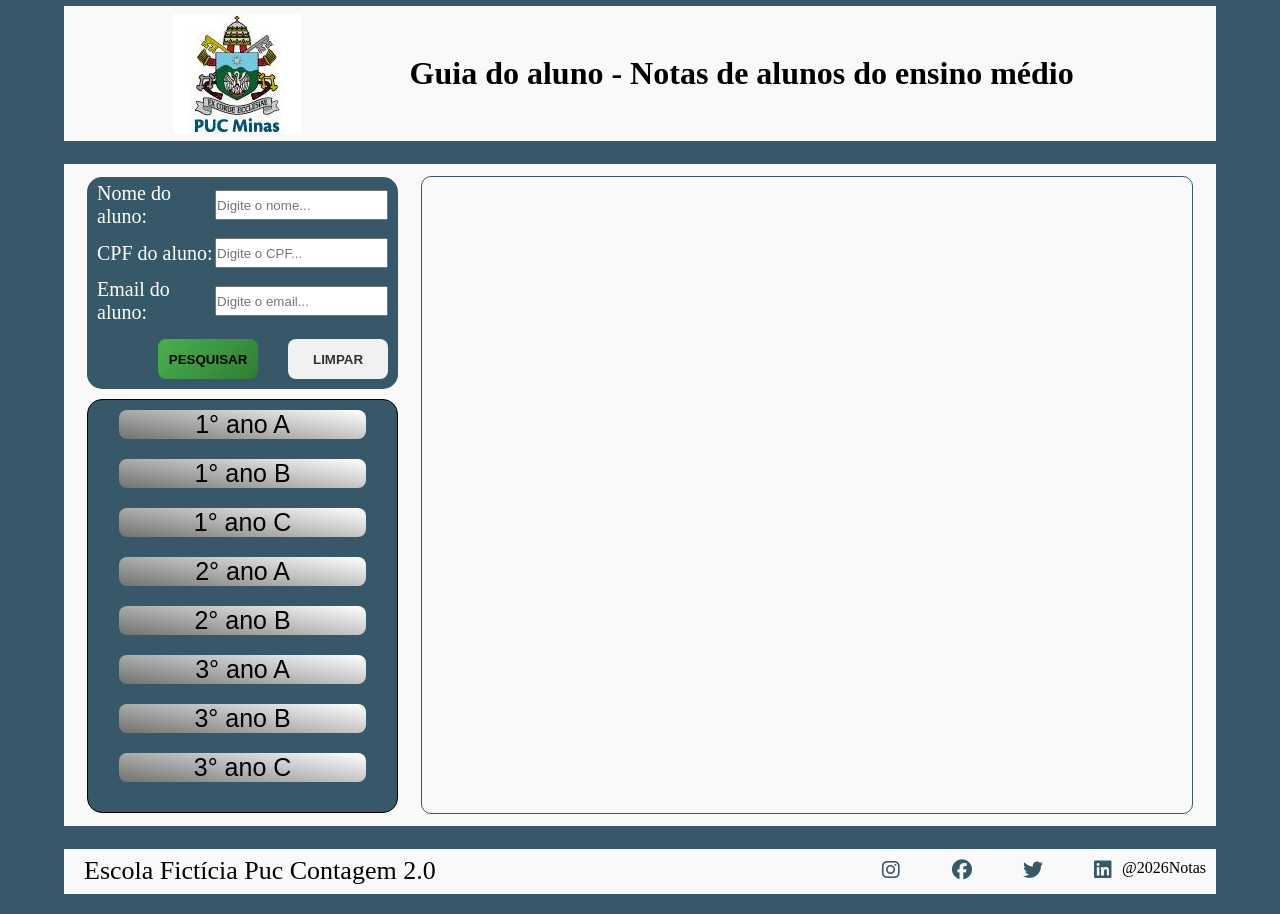
<file: public/pesquisaAluno.html>
<!DOCTYPE html>
<html lang="en">
<head>
    <meta charset="UTF-8">
    <meta name="viewport" content="width=device-width, initial-scale=1.0">
    <title>Document</title>
    <link rel="stylesheet" href="style.css">
    <!-- Icones de redes sociais --> <link rel="stylesheet" href="https://cdnjs.cloudflare.com/ajax/libs/font-awesome/6.5.0/css/all.min.css">
</head>
<body>
    <header>
        <div class="img_cabecalho">
            <img src="[data-uri]" alt="Escudo da Puc Minas">
        </div>
        <div class="titulo_cabecalho">
            <h1>Guia do aluno - Notas de alunos do ensino médio</h1>
        </div>
    </header>
    <main>
        <nav>
            <div id="form_pesquisa">
                <form action="#" method="get">
                    
                    <div class="caixinhas_input">
                    <label for="nome_aluno">Nome do aluno:</label>
                    <input type="search" id="nome_aluno" name="nome_aluno" placeholder="Digite o nome...">
                    </div>

                    <div class="caixinhas_input">
                    <label for="cpf">CPF do aluno:</label>
                    <input type="search" id="cpf" name="cpf_aluno" placeholder="Digite o CPF...">
                    </div>
                    
                    <div class="caixinhas_input">
                    <label for="cpf">Email do aluno:</label>
                    <input type="search" id="email" name="email_aluno" placeholder="Digite o email...">
                    </div>

                    <div class="botoes">
                        <button type="submit" id="botao_pesquisar">PESQUISAR</button>
                        <button type="reset" id="botao_limpar">LIMPAR</button>
                    </div>
                </form>
            </div>
            <div id="select_ano">
                <div class="botoes_turmas">
                    <button><a href="">1° ano A</a></button>
                </div>
                <div class="botoes_turmas">
                    <button><a href="">1° ano B</a></button>
                </div>
                <div class="botoes_turmas">
                    <button><a href="">1° ano C</a></button>
                </div>
                <div class="botoes_turmas">
                    <button><a href="">2° ano A</a></button>
                </div>
                <div class="botoes_turmas">
                    <button><a href="">2° ano B</a></button>
                </div>
                <div class="botoes_turmas">
                    <button><a href="">3° ano A</a></button>
                </div>
                <div class="botoes_turmas">
                    <button><a href="">3° ano B</a></button>
                </div>
                <div class="botoes_turmas">
                    <button><a href="">3° ano C</a></button>
                </div>
            </div>
        </nav>
        <section>
            <div id="nomes_alunos">
                <button>Ana</button>
                <button>Barbara</button>
                <button>Carlos</button>
                <button>Daniel</button>
                <button>Eduarda</button>
                <button>Fabricio</button>
                <button>Gloria</button>
                <button>Henrick</button>
                <button>Iara</button>
                <button>Julia</button>
            </div>
            <div id="informacoes_alunos">
                <div class="espaco_foto">
                    <img src="imagens/foto_de_homem_generica.png" alt="">
                </div>
                <div class="espaco_informacoes">
                    <div class="linha_informacao">
                        <div class="conteiner_informacao">
                            <label>Nome Completo:</label>
                            <span class="informacao">Carlos Eduardo da Silva</span>
                        </div>
                        <div class="conteiner_informacao">
                            <label>CPF:</label>
                            <span class="informacao">123.456.789-10</span>
                        </div>
                    </div>
                    <div class="linha_informacao">
                        <div class="conteiner_informacao">
                            <label>Número de matricula:</label>
                            <span class="informacao">16475298</span>
                        </div>
                        <div class="conteiner_informacao">
                            <label>Email:</label>
                            <span class="informacao">carlinhosperigoso2015@hotmail.com.br</span>
                        </div>
                    </div>
                    <div class="linha_informacao">
                        <div class="conteiner_informacao">
                            <label>Media geral:</label>
                            <span class="informacao">6.94/10</span>
                        </div>
                        <div class="conteiner_informacao">
                            <label>Materia Destaque:</label>
                            <span class="informacao">Matematica</span>
                        </div>
                    </div>
                </div>
            </div>
            <div id="notas_alunos">
                <div class="linha_informacao">
                    <div class="conteiner_informacao">
                            <label>Matematica:</label>
                            <span class="informacao">9.5/10</span>
                        </div>
                        <div class="conteiner_informacao">
                            <label>Lingua portuguesa:</label>
                            <span class="informacao">6/10</span>
                        </div>
                    </div>
                <div class="linha_informacao">
                        <div class="conteiner_informacao">
                            <label>Historia:</label>
                            <span class="informacao">5/10</span>
                        </div>
                        <div class="conteiner_informacao">
                            <label>Geografia:</label>
                            <span class="informacao">7.5/10</span>
                        </div>
                </div>
                <div class="linha_informacao">
                    <div class="conteiner_informacao">
                            <label>Física:</label>
                            <span class="informacao">8.3/10</span>
                        </div>
                        <div class="conteiner_informacao">
                            <label>Biologia:</label>
                            <span class="informacao">6.8/10</span>
                        </div>
                    </div>
                <div class="linha_informacao">
                        <div class="conteiner_informacao">
                            <label>Filosofia:</label>
                            <span class="informacao">4/10</span>
                        </div>
                        <div class="conteiner_informacao">
                            <label>Sociologia:</label>
                            <span class="informacao">6.1/10</span>
                        </div>
                </div>
                <div class="linha_informacao">
                        <div class="conteiner_informacao">
                            <label>Lingua Inglesa:</label>
                            <span class="informacao">7.2/10</span>
                        </div>
                        <div class="conteiner_informacao">
                            <label>Redação:</label>
                            <span class="informacao">9/10</span>
                        </div>
                </div>
            </div>
        </section>
    </main>
    <footer>
        <div class="texto_rodape">
            <p>Escola Fictícia Puc Contagem 2.0</p>
        </div>
        <div class="direito_rodape">
            <div class="icons_redes">
                <a href="#"><i class="fab fa-instagram"></i></a>
                <a href="#"><i class="fab fa-facebook"></i></a>
                <a href="#"><i class="fab fa-twitter"></i></a>
                <a href="#"><i class="fab fa-linkedin"></i></a>
            </div>
            <p id="copyright">@2026Notas</p>
        </div>
    </footer>
</body>
</html>
</file>
<file: public/assets/css/style.css>
:root {
  --cor-principal: rgb(55, 88, 104);
  --cor-hover: rgb(48, 152, 205);
}

body { background-color: #f0f4f7; font-family: 'Segoe UI', sans-serif; }

/* ── Navbar ── */
.navbar { background-color: var(--cor-principal) !important; }
.navbar-brand { font-size: 1.3rem; font-weight: 700; color: #fff !important; letter-spacing: 1px; }
.nav-link { color: rgba(255,255,255,.85) !important; font-weight: 500; }
.nav-link:hover { color: #fff !important; }

/* ── Carousel ── */
.carousel-slide {
  height: 340px;
  display: flex;
  align-items: center;
  justify-content: center;
  border-radius: 16px;
  overflow: hidden;
  position: relative;
  cursor: pointer;
}
.carousel-slide-overlay {
  position: absolute; inset: 0;
  background: rgba(0,0,0,.38);
  display: flex; flex-direction: column;
  align-items: center; justify-content: center;
  padding: 24px; text-align: center;
}
.carousel-slide-overlay h2 { color: #fff; font-size: 2rem; font-weight: 800; text-shadow: 0 2px 8px rgba(0,0,0,.5); }
.carousel-slide-overlay p  { color: rgba(255,255,255,.9); font-size: 1rem; max-width: 600px; margin-top: 8px; }
.carousel-slide-overlay .badge-turno { font-size: .85rem; padding: 5px 14px; border-radius: 20px; margin-top: 10px; font-weight: 600; }
.carousel-control-prev-icon,
.carousel-control-next-icon { filter: drop-shadow(0 2px 4px rgba(0,0,0,.5)); }

/* ── Search bar ── */
.search-bar { background: #fff; border-radius: 12px; padding: 16px 20px; box-shadow: 0 2px 8px rgba(0,0,0,.08); }
.search-bar input { border-radius: 8px; }
.search-bar button { border-radius: 8px; background-color: var(--cor-principal); border-color: var(--cor-principal); }
.search-bar button:hover { background-color: var(--cor-hover); border-color: var(--cor-hover); }

/* ── Turma Cards ── */
.turma-card {
  border: none; border-radius: 14px;
  box-shadow: 0 3px 12px rgba(0,0,0,.1);
  overflow: hidden; cursor: pointer;
  transition: transform .18s ease, box-shadow .18s ease;
  height: 100%;
}
.turma-card:hover { transform: translateY(-4px); box-shadow: 0 8px 24px rgba(0,0,0,.16); }
.turma-card-header {
  height: 110px; position: relative;
  display: flex; align-items: flex-end;
  padding: 10px 14px;
}
.turma-card-ano {
  font-size: 2.8rem; font-weight: 900;
  color: rgba(255,255,255,.25);
  position: absolute; top: 8px; right: 12px;
  line-height: 1;
}
.turma-card-body { padding: 14px; background: #fff; }
.turma-card-body h5 { color: var(--cor-principal); font-weight: 700; margin-bottom: 6px; }
.turma-card-body p  { font-size: .85rem; color: #555; margin-bottom: 10px; display: -webkit-box; -webkit-line-clamp: 3; -webkit-box-orient: vertical; overflow: hidden; }
.turma-card-footer { display: flex; justify-content: space-between; align-items: center; padding: 10px 14px; background: #f8f9fa; border-top: 1px solid #eee; }
.turma-card-footer small { color: #888; font-size: .78rem; }

/* ── Fav button ── */
.btn-fav {
  background: none; border: none; padding: 4px 8px;
  font-size: 1.15rem; color: #ccc; cursor: pointer;
  transition: color .15s, transform .15s;
  position: absolute; top: 8px; right: 10px;
}
.btn-fav:hover { transform: scale(1.2); }
.btn-fav .fa-solid { color: #e74c3c; }
.btn-fav .fa-regular { color: rgba(255,255,255,.7); }

/* ── Author section ── */
.autor-section { background: var(--cor-principal); color: #fff; border-radius: 16px; padding: 40px; }
.autor-avatar {
  width: 110px; height: 110px; border-radius: 50%;
  border: 4px solid rgba(255,255,255,.35);
  object-fit: cover;
}
.autor-section h4  { font-weight: 700; }
.autor-section .social a { color: rgba(255,255,255,.75); font-size: 1.4rem; margin-right: 12px; transition: color .15s; }
.autor-section .social a:hover { color: #fff; }

/* ── Section titles ── */
.section-title {
  color: var(--cor-principal); font-weight: 800;
  border-left: 5px solid var(--cor-principal);
  padding-left: 12px; margin-bottom: 24px;
}

/* ── Page header ── */
.page-header { background: var(--cor-principal); color: #fff; padding: 16px 24px; border-radius: 12px; margin-bottom: 24px; display: flex; align-items: center; gap: 12px; }
.page-header h1 { font-size: 1.4rem; font-weight: 700; margin: 0; }
.page-header .badge-turno { font-size: .85rem; }

/* ── Forms ── */
.form-card { background: #fff; border-radius: 14px; padding: 32px; box-shadow: 0 3px 16px rgba(0,0,0,.08); max-width: 500px; margin: 0 auto; }
.form-card h3 { color: var(--cor-principal); font-weight: 700; margin-bottom: 24px; }
.btn-primary-ne { background-color: var(--cor-principal); border-color: var(--cor-principal); color: #fff; border-radius: 8px; font-weight: 600; }
.btn-primary-ne:hover { background-color: var(--cor-hover); border-color: var(--cor-hover); color: #fff; }

/* ── Student list ── */
.aluno-item { display: flex; align-items: center; justify-content: space-between; padding: 12px 16px; border-bottom: 1px solid #eee; transition: background .12s; }
.aluno-item:hover { background: #f5f8fa; }
.aluno-nome { font-weight: 600; color: var(--cor-principal); font-size: .95rem; }
.aluno-sub  { font-size: .8rem; color: #888; }

/* ── CRUD table ── */
.table-turmas th { background-color: var(--cor-principal); color: #fff; font-weight: 600; }
.table-turmas td { vertical-align: middle; }

/* ── Favoritos ── */
.fav-empty { text-align: center; padding: 60px 20px; color: #aaa; }
.fav-empty i { font-size: 3rem; margin-bottom: 12px; display: block; }

/* ── Detalhes turma ── */
.turma-stats { display: flex; gap: 16px; flex-wrap: wrap; margin-bottom: 20px; }
.stat-box { background: #fff; border-radius: 10px; padding: 14px 20px; text-align: center; flex: 1; min-width: 100px; box-shadow: 0 2px 8px rgba(0,0,0,.07); }
.stat-box .stat-val { font-size: 1.6rem; font-weight: 800; color: var(--cor-principal); }
.stat-box .stat-lbl { font-size: .75rem; color: #888; margin-top: 2px; }

/* ── Notas modal ── */
.notas-grid { display: grid; grid-template-columns: 1fr 1fr; gap: 10px; }

/* ── Footer ── */
footer { background: var(--cor-principal); color: rgba(255,255,255,.8); padding: 16px 0; margin-top: 48px; }
footer a { color: rgba(255,255,255,.7); font-size: 1.2rem; margin: 0 6px; transition: color .15s; }
footer a:hover { color: #fff; }

/* ── Responsive ── */
@media (max-width: 576px) {
  .carousel-slide { height: 220px; }
  .carousel-slide-overlay h2 { font-size: 1.4rem; }
  .turma-card-header { height: 80px; }
  .notas-grid { grid-template-columns: 1fr; }
}
</file>
<file: notas_escolas/public/style.css>
*{
    padding: 0;
    margin: 0;
}

:root{
    --cor-principal:rgb(55, 88, 104); 
}

body {
    height: 100vh;
    width: 100%;
    display: flex;
    background-color: var(--cor-principal);
    flex-direction: column;
    justify-content: space-between;
    gap: 10px;
}

header, main, nav, section, footer{
    background-color: rgb(250, 249, 249);
}

header{
    min-height: 15%;
    width: 90%;
    margin: auto;
    display: flex;
}

main{
    min-height: 70%;
    width: 90%;
    margin: auto;
    display: flex;
    align-items: center;
}

footer{
    min-height: 5%;
    width: 90%;
    margin: auto;
    display: flex;
}


/* Cabeçalho */

.img_cabecalho{
    width: 30%;
    height: 100%;
    display: flex;
    align-items: center;
    justify-content: center;
}

.titulo_cabecalho{
    width: 70%;
    height: 100%;
    display: flex;
    text-align: left;
    align-items: center;
}

/* Conteúdo Principal */

nav{
    margin: 2% 1% 2% 2%;
    height: 96%;
    width: 27%;
    border-radius: 10px;
    display: flex;
    flex-direction: column;
}

section{
    border: 1px solid var(--cor-principal);
    margin: 2% 2% 2% 1%;
    height: 96%;
    width: 67%;
    border-radius: 10px;
    display: flex;
    flex-direction: column;
}


/* Rodapé */

.texto_rodape{
    width: 50%;
    height: 100%;
    display: flex;
    align-items: center;
    justify-content: left;
    padding-left: 20px;
}

.texto_rodape p{
    font-size: 26px;
}

.direito_rodape{
    width: 50%;
    height: 100%;
    display: flex;
    position: relative;
}

#copyright{
    position: absolute;
    bottom: 15px;
    right: 15px;
}

/* Espaço de pesquisa (nav - pesquisa) */

#form_pesquisa{
    min-height: 30%;
    background-color: var(--cor-principal);
    border-radius: 15px;
    color: white;
    display: flex;
    flex-direction: column;
}

#form_pesquisa form{
    width: 100%;
    height: 100%;
    font-size: 20px;
    display: flex;
    flex-direction: column;
}

.caixinhas_input label{
    width: 150px;
}

.caixinhas_input input{
    flex: 1;    
    height: 30px;
}

.caixinhas_input{
    display: flex;
    align-items: center;
    justify-content: space-between;
    padding: 5px 10px;
}

#form_pesquisa button{
    height: 40px;
    width: 100px;
    margin: 10px;
    cursor: pointer;
    font-weight: bold;
    transition: all 0.2s ease;
    border: none;
    border-radius: 8px;
}

#form_pesquisa button:active{
    transform: scale(0.95);
}
 
.botoes{
    display: flex;
    justify-content: flex-end; 
    gap: 10px;  
}

#botao_pesquisar{
    background:linear-gradient(135deg,#4CAF50, #2E7D32);
}

#botao_pesquisar:hover{
    background-color: #45A049;
    transform: scale(1.05);
}

#botao_limpar{
    background-color: #F1F1F1;
    color: #333;
    border: 1px solid #ccc;
}

#botao_limpar:hover{
    background-color: #ddd;
    transform: scale(1.05);
}

/* Espaço de pesquisa (nav - turmas) */

#select_ano{
    flex: 1;
    background-color: var(--cor-principal);
    border-radius: 15px;
    color: white;
    display: flex;
    flex-direction: column;
    border: 1px solid black;
    margin-top: 10px;
    overflow-y:auto;
    min-height: 0;
}

#select_ano::-webkit-scrollbar {
    width: 8px;
}

#select_ano::-webkit-scrollbar-thumb {
    background: #888;
    border-radius: 10px;
}

.botoes_turmas{
    display: flex;
}

.botoes_turmas button{
    width: 80%;
    margin: 10px auto;
    font-size: 25px;
    border-radius: 8px;
    border: none;
    background:linear-gradient(10deg,#6f726f, #ffffff);
}

.botoes_turmas button:hover{
    background-color: #ddd;
    transform: scale(1.05);
}

.botoes_turmas button:active{
    transform: scale(0.95);
}

/* Conteudo principal */

#nomes_alunos{
    height: 10%;
    overflow-x: auto;
    width:100%;
    min-width: 0;
    display: flex;
    flex-wrap: nowrap;
}

#nomes_alunos button{
    width: 20%;
    margin: 10px 10px;
    flex: 0 0 auto;
    color: white;
    font-size: 25px;
    border-radius: 8px;
    border: none;
    background:var(--cor-principal);
}

#nomes_alunos::-webkit-scrollbar {
    width: 8px;
    height: 8px;
}

#nomes_alunos::-webkit-scrollbar-thumb {
    background: var(--cor-principal);
    border-radius: 10px;
}

#nomes_alunos button:hover{
    background-color: rgb(48, 152, 205);
    transform: scale(1.05);
}

#nomes_alunos button:active{
    transform: scale(0.95);
}

#informacoes_alunos{

    height: 40%;
    display: flex;
}

.espaco_foto{
    width: 30%;
    height: 100%;
    overflow: hidden;
    padding: 10px;
    box-sizing: border-box;
    display: flex;
    align-items: center;   
    justify-content: center;
}

.espaco_foto img{
    width: 90%;
    height: 100%;
    border: 1px solid var(--cor-principal);
    display: block;
    object-fit: cover;
}

.espaco_informacoes{
    box-sizing: border-box;
    width: 70%;
    height: 100%;
    display: flex;
    flex-direction: column;
    gap: 14px;
    padding: 16px;
}

.linha_informacao{
    display: flex;
    gap: 16px
}

.conteiner_informacao{
    display: flex;
    flex-direction: column;
    flex: 1;
    gap: 4;
}

.espaco_informacoes label{
    color: var(--cor-principal);
    font-weight: bold;
    font-size: 20px;
}

.espaco_informacoes span {
  padding: 6px 8px;
  border: 1px solid #ccc;
  border-radius: 4px;
  font-size: 14px;
  width: 100%;
  box-sizing: border-box;
}

#notas_alunos{
    border: 1px solid black;
    height: 50%;
    display: flex;
    padding: 16px;
    flex-direction: column;
    gap: 14px;
    box-sizing: border-box;
    overflow: hidden;
    overflow-y: auto;
}

.conteiner_informacao label{
    color: var(--cor-principal);
    font-weight: bold;
    font-size: 20px;
}

.conteiner_informacao span {
  padding: 6px 8px;
  border: 1px solid #ccc;
  border-radius: 4px;
  font-size: 14px;
  width: 100%;
  box-sizing: border-box;
}

#notas_alunos::-webkit-scrollbar {
    width: 8px;
    height: 8px;
}

#notas_alunos::-webkit-scrollbar-thumb {
    background: var(--cor-principal);
    border-radius: 10px;
}
</file>
<file: public/style.css>
*{
    padding: 0;
    margin: 0;
}

:root{
    --cor-principal:rgb(55, 88, 104); 
    --cor-principalHover:  rgb(48, 152, 205);
}

body {
    height: 100vh;
    width: 100%;
    display: flex;
    background-color: var(--cor-principal);
    flex-direction: column;
    justify-content: space-between;
    gap: 10px;
}

header, main, nav, section, footer{
    background-color: rgb(250, 249, 249);
}

header{
    min-height: 15%;
    width: 90%;
    margin: auto;
    display: flex;
}

main{
    min-height: 70%;
    width: 90%;
    margin: auto;
    display: flex;
    align-items: center;
}

footer{
    min-height: 5%;
    width: 90%;
    margin: auto;
    display: flex;
}


/* Cabeçalho */

.img_cabecalho{
    width: 30%;
    height: 100%;
    display: flex;
    align-items: center;
    justify-content: center;
}

.titulo_cabecalho{
    width: 70%;
    height: 100%;
    display: flex;
    text-align: left;
    align-items: center;
}

/* Conteúdo Principal */

nav{
    margin: 2% 1% 2% 2%;
    height: 96%;
    width: 27%;
    border-radius: 10px;
    display: flex;
    flex-direction: column;
}

section{
    border: 1px solid var(--cor-principal);
    margin: 2% 2% 2% 1%;
    height: 96%;
    width: 67%;
    border-radius: 10px;
    display: flex;
    flex-direction: column;
    overflow: hidden;
    min-height: 0;
}


/* Rodapé */

.texto_rodape{
    width: 70%;
    height: 100%;
    display: flex;
    align-items: center;
    justify-content: left;
    padding-left: 20px;
}

.texto_rodape p{
    font-size: 26px;
}

.direito_rodape{
    width: 30%;
    height: 100%;
    display: flex;
    position: relative;
    justify-content: space-between;
    padding: 10px;
}

#copyright{
    position: flex;
    bottom: 15px;
    right: 15px;
    height: 20%;
}

.icons_redes{
    margin: 0   10px;
    display: flex;
    width: 80%;
    justify-content: space-between;
}

.icons_redes a{
    font-size: 20px;
    color: var(--cor-principal);
}

.icons_redes a:hover{
    font-size: 20px;
    color: var(--cor-principalHover);
}

.icons_redes a:active{
    font-size: 20px;
    color: var(--cor-principal);
}

/* Espaço de pesquisa (nav - pesquisa) */

#form_pesquisa{
    min-height: 30%;
    background-color: var(--cor-principal);
    border-radius: 15px;
    color: white;
    display: flex;
    flex-direction: column;
}

#form_pesquisa form{
    width: 100%;
    height: 100%;
    font-size: 20px;
    display: flex;
    flex-direction: column;
}

.caixinhas_input label{
    width: 150px;
}

.caixinhas_input input{
    flex: 1;    
    height: 30px;
}

.caixinhas_input{
    display: flex;
    align-items: center;
    justify-content: space-between;
    padding: 5px 10px;
}

#form_pesquisa button{
    height: 40px;
    width: 100px;
    margin: 10px;
    cursor: pointer;
    font-weight: bold;
    transition: all 0.2s ease;
    border: none;
    border-radius: 8px;
}

#form_pesquisa button:active{
    transform: scale(0.95);
}
 
.botoes{
    display: flex;
    justify-content: flex-end; 
    gap: 10px;  
}

#botao_pesquisar{
    background:linear-gradient(135deg,#4CAF50, #2E7D32);
}

#botao_pesquisar:hover{
    background-color: #45A049;
    transform: scale(1.05);
}

#botao_limpar{
    background-color: #F1F1F1;
    color: #333;
    border: 1px solid #ccc;
}

#botao_limpar:hover{
    background-color: #ddd;
    transform: scale(1.05);
}

/* Espaço de pesquisa (nav - turmas) */

#select_ano{
    flex: 1;
    background-color: var(--cor-principal);
    border-radius: 15px;
    color: white;
    display: flex;
    flex-direction: column;
    border: 1px solid black;
    margin-top: 10px;
    overflow-y:auto;
    min-height: 0;
}

#select_ano::-webkit-scrollbar {
    width: 8px;
}

#select_ano::-webkit-scrollbar-thumb {
    background: #888;
    border-radius: 10px;
}

.botoes_turmas{
    display: flex;
}

.botoes_turmas a{
    text-decoration: none;
}

.botoes_turmas a:link {
    color: black;
}

.botoes_turmas a:visited {
    color: black;
}

.botoes_turmas a:hover {
    color: rgb(67, 67, 67);
}


.botoes_turmas button{
    width: 80%;
    margin: 10px auto;
    font-size: 25px;
    border-radius: 8px;
    border: none;
    background:linear-gradient(10deg,#6f726f, #ffffff);
}

.botoes_turmas button:hover{
    background-color: #ddd;
    transform: scale(1.05);
}

.botoes_turmas button:active{
    transform: scale(0.95);
}

/* Conteudo principal */

#nomes_alunos{
    flex: 1;
    min-height: 0;
    overflow-y: auto;
    overflow-x: hidden;
    width: 100%;
    display: flex;
    flex-direction: column;
    align-items: stretch;
}

.aluno_item {
    display: flex;
    flex-direction: row;
    align-items: center;
    justify-content: space-between;
    gap: 12px;
    padding: 12px 14px;
    border-bottom: 1px solid #e0e0e0;
    transition: background 0.15s ease;
}

.aluno_item:hover {
    background-color: #f5f8fa;
}

.aluno_info {
    display: flex;
    flex-direction: column;
    flex: 1;
    gap: 3px;
    min-width: 0;
}

.aluno_nome_completo {
    font-size: 15px;
    font-weight: bold;
    color: var(--cor-principal);
    white-space: nowrap;
    overflow: hidden;
    text-overflow: ellipsis;
}

.aluno_matricula_txt {
    font-size: 12px;
    color: #777;
}

.btn_ver_mais {
    padding: 6px 14px;
    background: var(--cor-principal);
    color: white;
    border: none;
    border-radius: 6px;
    cursor: pointer;
    font-size: 13px;
    font-weight: bold;
    white-space: nowrap;
    transition: all 0.2s ease;
}

.btn_ver_mais:hover {
    background: var(--cor-principalHover);
    transform: scale(1.05);
}

.btn_ver_mais:active {
    transform: scale(0.95);
}

.aluno_acoes {
    display: flex;
    gap: 3px;
}

.btn_editar,
.btn_excluir {
    flex: 1;
    padding: 3px 0;
    border: none;
    border-radius: 4px;
    cursor: pointer;
    font-size: 11px;
    font-weight: bold;
    transition: all 0.2s ease;
}

.btn_editar {
    background: #f0ad4e;
    color: white;
}

.btn_editar:hover {
    background: #ec971f;
    transform: scale(1.05);
}

.btn_excluir {
    background: #d9534f;
    color: white;
}

.btn_excluir:hover {
    background: #c9302c;
    transform: scale(1.05);
}

.btn_adicionar_aluno {
    margin: 10px 14px;
    padding: 10px;
    font-size: 15px;
    border-radius: 8px;
    border: none;
    background: linear-gradient(135deg, #4CAF50, #2E7D32);
    color: white;
    cursor: pointer;
    transition: all 0.2s ease;
    font-weight: bold;
    align-self: stretch;
}

#nomes_alunos::-webkit-scrollbar {
    width: 8px;
    height: 8px;
}

#nomes_alunos::-webkit-scrollbar-thumb {
    background: var(--cor-principal);
    border-radius: 10px;
}

.btn_adicionar_aluno:hover {
    transform: scale(1.05);
}

.btn_adicionar_aluno:active {
    transform: scale(0.95);
}

#informacoes_alunos{
    height: auto;
    flex-shrink: 0;
    display: flex;
}

.espaco_foto{
    width: 30%;
    height: 100%;
    overflow: hidden;
    padding: 10px;
    box-sizing: border-box;
    display: flex;
    align-items: center;   
    justify-content: center;
}

.espaco_foto img{
    width: 90%;
    height: 100%;
    border: 1px solid var(--cor-principal);
    display: block;
    object-fit: cover;
}

.espaco_informacoes{
    box-sizing: border-box;
    width: 70%;
    height: 100%;
    display: flex;
    flex-direction: column;
    gap: 14px;
    padding: 16px;
}

.linha_informacao{
    display: flex;
    gap: 16px
}

.conteiner_informacao{
    display: flex;
    flex-direction: column;
    flex: 1;
    gap: 4;
}

.espaco_informacoes label{
    color: var(--cor-principal);
    font-weight: bold;
    font-size: 20px;
}

.espaco_informacoes span {
  padding: 6px 8px;
  border: 1px solid #ccc;
  border-radius: 4px;
  font-size: 14px;
  width: 100%;
  box-sizing: border-box;
}

#notas_alunos{
    border: 1px solid black;
    flex: 1;
    min-height: 0;
    display: flex;
    padding: 16px;
    flex-direction: column;
    gap: 14px;
    box-sizing: border-box;
    overflow-y: auto;
}

.conteiner_informacao label{
    color: var(--cor-principal);
    font-weight: bold;
    font-size: 20px;
}

.conteiner_informacao span {
  padding: 6px 8px;
  border: 1px solid #ccc;
  border-radius: 4px;
  font-size: 14px;
  width: 100%;
  box-sizing: border-box;
}

#notas_alunos::-webkit-scrollbar {
    width: 8px;
    height: 8px;
}

#notas_alunos::-webkit-scrollbar-thumb {
    background: var(--cor-principal);
    border-radius: 10px;
}

/*Parte dinamica*/

#nomes_alunos,
#informacoes_alunos,
#notas_alunos {
    display: none;
}

#conteudo-inicial {
    height: 100%;
    width: 100%;
    padding: 20px;
    display: flex;
    flex-direction: column;
    gap: 15px; /* substitui necessidade de ajustes de margem */
    box-sizing: border-box;
}

.informacoes_site {
    display: flex;
    align-items: center;
    justify-content: space-between;
    gap: 20px;

    width: 100%;
    min-height: 120px; /* melhor que height % */
    margin: 15px 0;

    box-sizing: border-box;
    border: 1px solid var(--cor-principal);
    border-radius: 20px; /* mais estável */
    background-color: var(--cor-principal);

    font-size: 30px;
    color: white;
    overflow: hidden;
}

.informacoes_site p {
    flex: 1;
    text-align: left;
}

.informacoes_site img {
    width: 40%;
    max-width: 100%;
    height: auto;
    border-radius: 10px;
}

.informacoes_site {
    transition: 0.3s;
}

.informacoes_site:hover {
    transform: scale(1.02);
}

/* Modal */

.modal_overlay {
    display: none;
    position: fixed;
    top: 0;
    left: 0;
    width: 100%;
    height: 100%;
    background: rgba(0, 0, 0, 0.6);
    z-index: 1000;
    justify-content: center;
    align-items: center;
}

.modal_overlay.ativo {
    display: flex;
}

.modal_conteudo {
    background: white;
    border-radius: 12px;
    width: 90%;
    max-width: 700px;
    max-height: 90vh;
    display: flex;
    flex-direction: column;
    overflow: hidden;
    box-shadow: 0 8px 32px rgba(0,0,0,0.3);
}

.modal_header {
    background: var(--cor-principal);
    padding: 16px 20px;
}

.modal_header h2 {
    color: white;
    font-size: 18px;
    margin: 0;
}

.modal_body {
    overflow-y: auto;
    padding: 16px 20px;
    flex: 1;
}

.modal_secao {
    margin-bottom: 20px;
}

.modal_secao h3 {
    color: var(--cor-principal);
    border-bottom: 2px solid var(--cor-principal);
    padding-bottom: 6px;
    margin-bottom: 12px;
    font-size: 15px;
}

.modal_grid {
    display: grid;
    grid-template-columns: 1fr 1fr;
    gap: 12px;
}

.modal_campo {
    display: flex;
    flex-direction: column;
    gap: 4px;
}

.modal_campo_largo {
    grid-column: 1 / -1;
}

.modal_campo label {
    font-size: 13px;
    font-weight: bold;
    color: var(--cor-principal);
}

.modal_campo input,
.modal_campo select {
    padding: 6px 8px;
    border: 1px solid #ccc;
    border-radius: 4px;
    font-size: 14px;
    box-sizing: border-box;
    background-color: white;
}

.modal_campo input:focus,
.modal_campo select:focus {
    outline: none;
    border-color: var(--cor-principal);
}

.modal_campo input[readonly] {
    background-color: #f0f4f7;
    color: var(--cor-principal);
    font-weight: bold;
    cursor: default;
}

.modal_rodape {
    display: flex;
    justify-content: flex-end;
    gap: 10px;
    padding: 12px 20px;
    border-top: 1px solid #eee;
}

.modal_rodape button {
    padding: 8px 22px;
    border-radius: 8px;
    border: none;
    cursor: pointer;
    font-weight: bold;
    font-size: 14px;
    transition: all 0.2s ease;
}

#btn_salvar_modal {
    background: linear-gradient(135deg, #4CAF50, #2E7D32);
    color: white;
}

#btn_salvar_modal:hover {
    transform: scale(1.05);
}

#btn_cancelar_modal {
    background: #F1F1F1;
    color: #333;
    border: 1px solid #ccc;
}

#btn_cancelar_modal:hover {
    background: #ddd;
    transform: scale(1.05);
}

.modal_foto_container {
    display: flex;
    align-items: center;
    gap: 14px;
}

.modal_foto_container img {
    width: 80px;
    height: 80px;
    object-fit: cover;
    border: 1px solid #ccc;
    border-radius: 6px;
    flex-shrink: 0;
}

.modal_foto_acoes {
    display: flex;
    flex-direction: column;
    gap: 8px;
}

.modal_foto_acoes input[type="file"] {
    font-size: 13px;
    cursor: pointer;
}

#btn_remover_foto {
    padding: 5px 10px;
    font-size: 12px;
    border-radius: 4px;
    border: 1px solid #ccc;
    background: #f1f1f1;
    cursor: pointer;
    color: #333;
    font-weight: bold;
    transition: all 0.2s ease;
    align-self: flex-start;
}

#btn_remover_foto:hover {
    background: #d9534f;
    color: white;
    border-color: #d9534f;
}

/*Responsividade parte dinamica*/

@media (max-width: 768px) {

    .informacoes_site {
        flex-direction: column; 
        align-items: center;
        text-align: center;
        padding: 15px;
    }

    .informacoes_site p {
        text-align: center;
        font-size: 18px;
    }

    .informacoes_site img {
        width: 100%;
        max-width: 250px; 
    }
}

@media (max-width: 480px) {
    .informacoes_site {
        font-size: 16px;
    }

    .informacoes_site img {
        max-width: 200px;
    }
}

/*Responsividade restante do site*/

@media (max-width: 900px) {

    body {
        height: auto;
        min-height: 100vh;
        gap: 8px;
    }

    header, main, footer {
        width: 95%;
    }

    main {
        flex-direction: column;
        align-items: stretch;
        min-height: auto;
        padding: 8px 0;
    }

    nav {
        width: calc(100% - 4%);
        height: auto;
        margin: 1% 2%;
        min-height: 200px;
    }

    section {
        width: calc(100% - 4%);
        height: auto;
        margin: 1% 2%;
        min-height: 400px;
    }

    #informacoes_alunos {
        height: auto;
        flex-direction: row;
    }

    .espaco_foto {
        width: 25%;
    }

    .espaco_informacoes {
        width: 75%;
    }

    #notas_alunos {
        height: auto;
        min-height: 200px;
    }

    .botoes_turmas button {
        font-size: 18px;
    }

    .aluno_item .btn_nome {
        font-size: 18px;
    }

    .texto_rodape p {
        font-size: 20px;
    }
}


@media (max-width: 600px) {

    body {
        gap: 6px;
    }

    header, main, footer {
        width: 100%;
        border-radius: 0;
    }

    header {
        flex-direction: column;
        min-height: auto;
        padding: 10px;
    }

    .img_cabecalho {
        width: 100%;
        height: 80px;
        justify-content: flex-start;
    }

    .titulo_cabecalho {
        width: 100%;
        height: auto;
        justify-content: center;
        text-align: center;
        padding: 6px 0;
    }

    main {
        flex-direction: column;
        align-items: stretch;
        padding: 0;
    }

    nav {
        width: 100%;
        height: auto;
        margin: 6px 0;
        border-radius: 0;
    }

    section {
        width: 100%;
        height: auto;
        margin: 6px 0;
        border-radius: 0;
        min-height: 60vh;
    }

    #form_pesquisa form {
        font-size: 16px;
    }

    .caixinhas_input {
        flex-direction: column;
        align-items: flex-start;
        gap: 4px;
    }

    .caixinhas_input label {
        width: 100%;
    }

    .caixinhas_input input {
        width: 100%;
    }

    #form_pesquisa button {
        width: 90px;
        height: 36px;
        font-size: 14px;
    }

    .botoes_turmas button {
        font-size: 16px;
        padding: 6px;
    }

    .aluno_nome_completo {
        font-size: 13px;
    }

    .aluno_acoes {
        flex-direction: column;
        gap: 4px;
    }

    .modal_grid {
        grid-template-columns: 1fr;
    }

    .modal_campo_largo {
        grid-column: 1;
    }

    #informacoes_alunos {
        flex-direction: column;
        height: auto;
    }

    .espaco_foto {
        width: 100%;
        height: 180px;
    }

    .espaco_foto img {
        width: 160px;
        height: 160px;
        border-radius: 8px;
    }

    .espaco_informacoes {
        width: 100%;
        height: auto;
        gap: 10px;
        padding: 12px;
    }

    .espaco_informacoes label,
    .conteiner_informacao label {
        font-size: 15px;
    }

    .linha_informacao {
        flex-direction: column;
        gap: 10px;
    }

    #notas_alunos {
        height: auto;
        min-height: 150px;
        padding: 12px;
    }

    footer {
        flex-direction: column;
        min-height: auto;
        padding: 10px 0;
    }

    .texto_rodape {
        width: 100%;
        justify-content: center;
        padding-left: 0;
    }

    .texto_rodape p {
        font-size: 16px;
        text-align: center;
    }

    .direito_rodape {
        width: 100%;
        justify-content: center;
        min-height: 40px;
    }

    #copyright {
        position: static;
        text-align: center;
        padding: 4px 0;
        font-size: 12px;
    }
}

/* ===== Página de Detalhes ===== */

body.pagina_detalhes {
    height: auto;
    min-height: 100vh;
}

body.pagina_detalhes header {
    min-height: auto;
    padding: 10px 0;
}

body.pagina_detalhes main {
    flex-direction: column;
    align-items: stretch;
    align-content: flex-start;
    min-height: 0;
    height: auto;
}

#secao_detalhes {
    width: 100%;
    margin: 0;
    height: auto;
    border: none;
    border-radius: 0;
    display: flex;
    flex-direction: column;
    overflow: visible;
    gap: 12px;
    padding: 12px 0;
}

#detalhe_cabecalho {
    display: flex;
    align-items: center;
    gap: 12px;
    padding: 10px 16px;
    background: var(--cor-principal);
    color: white;
    flex-shrink: 0;
    border-radius: 10px;
}

#detalhe_turma {
    font-size: 16px;
    font-weight: bold;
    flex: 1;
}

.detalhe_acoes {
    display: flex;
    gap: 8px;
}

.btn_voltar {
    padding: 6px 14px;
    background: white;
    color: var(--cor-principal);
    border: none;
    border-radius: 6px;
    cursor: pointer;
    font-size: 13px;
    font-weight: bold;
    transition: all 0.2s ease;
    white-space: nowrap;
}

.btn_voltar:hover {
    background: var(--cor-principalHover);
    color: white;
    transform: scale(1.05);
}

.btn_editar_detalhe {
    padding: 6px 14px;
    background: #f0ad4e;
    color: white;
    border: none;
    border-radius: 6px;
    cursor: pointer;
    font-size: 13px;
    font-weight: bold;
    transition: all 0.2s ease;
    white-space: nowrap;
}

.btn_editar_detalhe:hover {
    background: #ec971f;
    transform: scale(1.05);
}

.btn_excluir_detalhe {
    padding: 6px 14px;
    background: #d9534f;
    color: white;
    border: none;
    border-radius: 6px;
    cursor: pointer;
    font-size: 13px;
    font-weight: bold;
    transition: all 0.2s ease;
    white-space: nowrap;
}

.btn_excluir_detalhe:hover {
    background: #c9302c;
    transform: scale(1.05);
}

#secao_detalhes #informacoes_alunos,
#secao_detalhes #notas_alunos {
    display: flex !important;
    border: 1px solid var(--cor-principal);
    border-radius: 10px;
    overflow: hidden;
}

#secao_detalhes #notas_alunos {
    flex: none;
    height: auto;
    overflow-y: visible;
}
</file>
